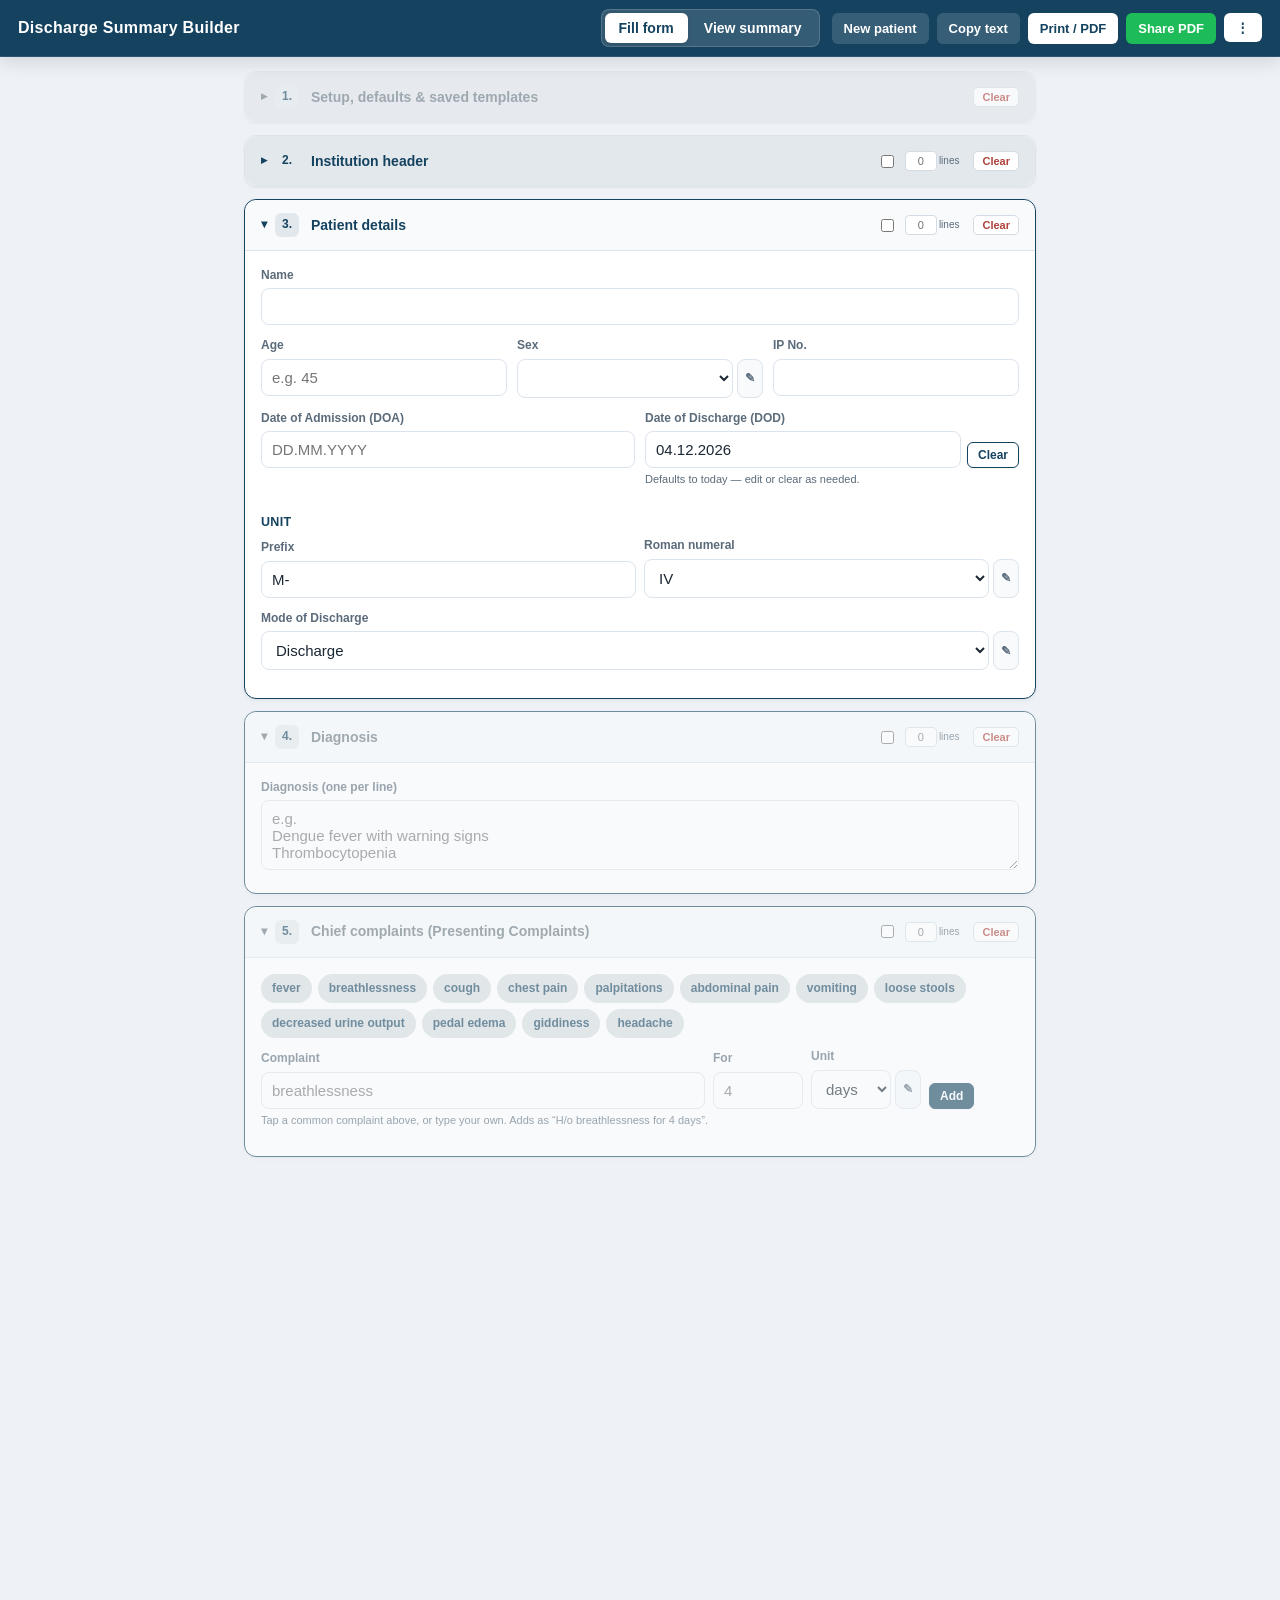
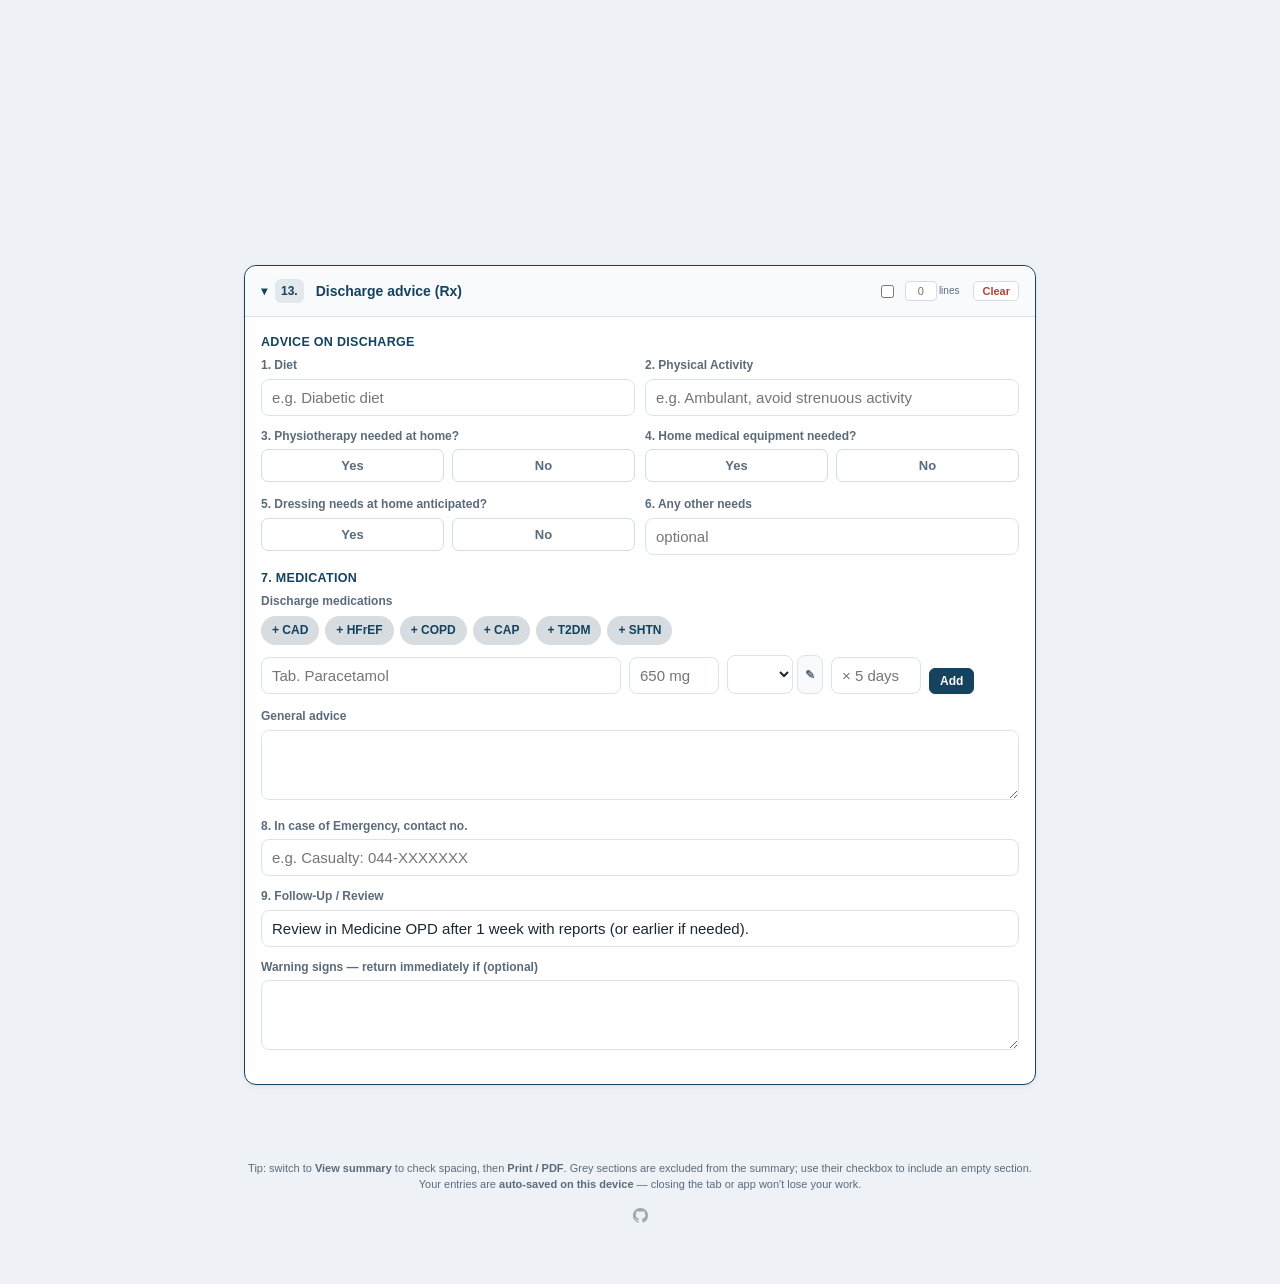
<file: index.html>
<!DOCTYPE html>
<html lang="en-GB">

<head>
  <meta charset="UTF-8">
  <meta name="viewport" content="width=device-width, initial-scale=1.0, viewport-fit=cover">
  <meta name="theme-color" content="#14425f">
  <meta name="mobile-web-app-capable" content="yes">
  <meta name="apple-mobile-web-app-capable" content="yes">
  <meta name="apple-mobile-web-app-status-bar-style" content="default">
  <meta name="apple-mobile-web-app-title" content="DS Builder">
  <meta name="format-detection" content="telephone=no">
  <link rel="manifest" href="manifest.json">
  <link rel="apple-touch-icon" href="icon-192.png">
  <link rel="apple-touch-icon" sizes="180x180" href="icon-192.png">
  <link rel="icon" href="icon-192.png">
  <title>Discharge Summary Builder</title>
  <link rel="stylesheet" href="styles.css?v=35">
  <script src="html2pdf.bundle.min.js"></script>
</head>

<body>

  <div class="topbar">
    <div class="topbar-left">
      <h1 class="brand-title">Discharge Summary Builder</h1>
    </div>
    <div class="topbar-right">
      <div class="tabs">
        <button id="tabForm" class="active" onclick="showTab('form')">Fill form</button>
        <button id="tabSummary" onclick="showTab('summary')">View summary</button>
      </div>
      <div class="actions">
        <button class="ghost" onclick="newSummary()"><span class="btn-text-full">New patient</span><span
            class="btn-text-short">New</span></button>
        <button class="ghost" onclick="copyText()"><span class="btn-text-full">Copy text</span><span
            class="btn-text-short">Copy</span></button>
        <button onclick="checkAndPrint()"><span class="btn-text-full">Print / PDF</span><span
            class="btn-text-short">Print</span></button>
        <button class="share-btn" id="shareBtn" onclick="shareDoc()" title="Share PDF via WhatsApp, Email, etc."><span
            class="btn-text-full">Share PDF</span><span class="btn-text-short">Share</span></button>
        <div class="menu-wrap">
          <button class="menu-btn" id="menuBtn" onclick="toggleMenu()" title="More options">⋮</button>
          <div class="menu-dropdown" id="menuDropdown">

            <div class="menu-label">Template <span class="beta-tag">BETA</span></div>
            <div class="menu-tile-grid cols-3">
              <button type="button" class="menu-tile" onclick="importTemplate();closeMenu()" title="Import template defaults (.json)">
                <span class="tile-icon">⬆</span><span class="tile-label">Import</span>
              </button>
              <button type="button" class="menu-tile" onclick="exportTemplate();closeMenu()" title="Export template defaults (.json)">
                <span class="tile-icon">⬇</span><span class="tile-label">Export</span>
              </button>
              <button type="button" class="menu-tile" onclick="doLocalTemplate();closeMenu()" title="Load built-in / local template">
                <span class="tile-icon">📁</span><span class="tile-label">Load</span>
              </button>
            </div>

            <div class="menu-label">Patient Draft &amp; Output</div>
            <div class="menu-tile-grid cols-3">
              <button type="button" class="menu-tile" onclick="importDraft();closeMenu()" title="Import patient draft (.json)">
                <span class="tile-icon">📂</span><span class="tile-label">Import Draft</span>
              </button>
              <button type="button" class="menu-tile" onclick="exportDraft();closeMenu()" title="Export patient draft (.json)">
                <span class="tile-icon">💾</span><span class="tile-label">Export Draft</span>
              </button>
              <button type="button" class="menu-tile" onclick="copyText();closeMenu()" title="Copy summary text">
                <span class="tile-icon">📋</span><span class="tile-label">Copy Text</span>
              </button>
              <button type="button" class="menu-tile" onclick="checkAndPrint();closeMenu()" title="Print / Save PDF">
                <span class="tile-icon">🖨️</span><span class="tile-label">Print / PDF</span>
              </button>
              <button type="button" class="menu-tile" onclick="shareDoc();closeMenu()" title="Share PDF via WhatsApp, Email, etc.">
                <span class="tile-icon">📤</span><span class="tile-label">Share PDF</span>
              </button>
              <button type="button" class="menu-tile" onclick="newSummary();closeMenu()" title="Start new patient">
                <span class="tile-icon">🆕</span><span class="tile-label">New Patient</span>
              </button>
            </div>

            <hr>
            <div class="menu-label">Theme &amp; Appearance</div>
            <div class="theme-panel" onclick="event.stopPropagation()">
              <div class="theme-mode-row">
                <span>🎨 Theme</span>
                <div class="theme-pickers-group">
                  <input id="themeColor" type="color" value="#14425f" title="Primary color"
                    aria-label="Choose primary theme color" oninput="onThemeColorPickerChange()">
                  <input id="themeColor2" type="color" value="#0284c7" title="Gradient second color"
                    aria-label="Choose gradient second color" oninput="onThemeColor2PickerChange()">
                  <button type="button" id="gradToggleBtn" class="grad-toggle-pill" onclick="toggleGradientTheme()">🌈
                    Gradient</button>
                </div>
              </div>
              <div class="theme-swatches" aria-label="Theme presets">
                <button type="button" class="theme-swatch" title="Classic Navy (Solid)" style="background:#14425f"
                  onclick="selectThemePreset('solid','#14425f','#0284c7')"></button>
                <button type="button" class="theme-swatch" title="Ocean Breeze (Gradient)"
                  style="background:linear-gradient(135deg,#14425f,#0284c7)"
                  onclick="selectThemePreset('gradient','#14425f','#0284c7')"></button>
                <button type="button" class="theme-swatch" title="Royal Indigo (Gradient)"
                  style="background:linear-gradient(135deg,#1e3a8a,#7c3aed)"
                  onclick="selectThemePreset('gradient','#1e3a8a','#7c3aed')"></button>
                <button type="button" class="theme-swatch" title="Emerald Teal (Gradient)"
                  style="background:linear-gradient(135deg,#065f46,#0d9488)"
                  onclick="selectThemePreset('gradient','#065f46','#0d9488')"></button>
                <button type="button" class="theme-swatch" title="Sunset Rose (Gradient)"
                  style="background:linear-gradient(135deg,#881337,#e11d48)"
                  onclick="selectThemePreset('gradient','#881337','#e11d48')"></button>
                <button type="button" class="theme-swatch" title="Midnight Plum (Gradient)"
                  style="background:linear-gradient(135deg,#1e1b4b,#be185d)"
                  onclick="selectThemePreset('gradient','#1e1b4b','#be185d')"></button>
                <button type="button" class="theme-swatch" title="Slate Steel (Gradient)"
                  style="background:linear-gradient(135deg,#1e293b,#475569)"
                  onclick="selectThemePreset('gradient','#1e293b','#475569')"></button>
              </div>
            </div>

            <hr>
            <div class="menu-label">Workspace &amp; Tools</div>
            <div class="menu-tile-grid cols-3">
              <button type="button" class="menu-tile" onclick="autofillTest();closeMenu()" title="Autofill sample test patient">
                <span class="tile-icon">⚡</span><span class="tile-label">Test Data</span>
              </button>
              <button type="button" class="menu-tile" onclick="requestPersistentStorage();closeMenu()" title="Enable persistent browser storage">
                <span class="tile-icon">🔒</span><span class="tile-label">Keep Data</span>
              </button>
              <a href="https://syed98hafiz.github.io/dsum/" class="menu-tile" title="Open Dashboard & Cloud Sync (v2)">
                <span class="tile-icon">☁</span><span class="tile-label">Cloud v2</span>
              </a>
            </div>
            <div class="menu-tile-grid cols-2" id="installRow" style="padding-top:0">
              <button type="button" class="menu-tile install-btn" id="installBtn" onclick="doInstall();closeMenu()" style="grid-column:span 2">
                <span class="tile-icon">📲</span><span class="tile-label">Install App</span>
              </button>
            </div>

            <div class="menu-footer">
              <a href="templates/" target="_blank" class="menu-footer-link">🗂 Template library <span class="beta-tag">BETA</span></a>
              <a href="https://github.com/syed98hafiz/Prescription-main" target="_blank" rel="noopener noreferrer" class="gh-subtle-link" title="GitHub Repository" aria-label="GitHub Repository">
                <svg viewBox="0 0 16 16" width="16" height="16" fill="currentColor" aria-hidden="true"><path d="M8 0C3.58 0 0 3.58 0 8c0 3.54 2.29 6.53 5.47 7.59.4.07.55-.17.55-.38 0-.19-.01-.82-.01-1.49-2.01.37-2.53-.49-2.69-.94-.09-.23-.48-.94-.82-1.13-.28-.15-.68-.52-.01-.53.63-.01 1.08.58 1.23.82.72 1.21 1.87.87 2.33.66.07-.52.28-.87.51-1.07-1.78-.2-3.64-.89-3.64-3.95 0-.87.31-1.59.82-2.15-.08-.2-.36-1.02.08-2.12 0 0 .67-.21 2.2.82.64-.18 1.32-.27 2-.27s1.36.09 2 .27c1.53-1.04 2.2-.82 2.2-.82.44 1.1.16 1.92.08 2.12.51.56.82 1.27.82 2.15 0 3.07-1.87 3.75-3.65 3.95.29.25.54.73.54 1.48 0 1.07-.01 1.93-.01 2.2 0 .21.15.46.55.38A8.01 8.01 0 0 0 16 8c0-4.42-3.58-8-8-8Z"/></svg>
              </a>
            </div>
          </div>
        </div>
      </div>
    </div>
  </div>

  <!-- ================= FORM ================= -->
  <div class="wrap" id="formTab">

    <details class="card" data-clear="setup">
      <summary><span class="section-number">1.</span> Setup, defaults &amp; saved templates <button
          class="section-clear" type="button" onclick="clearFormSection(event, this)">Clear</button></summary>
      <div class="body">
        <p class="hint" style="margin-top:0">Fill your <b>college, unit, chief</b> and standard <b>advice / warning /
            review</b> lines once, then tap <b>Save as my defaults</b> — or save <b>multiple named templates</b> below
          for different units, diseases, or doctors.</p>
        <div style="display:flex;gap:8px;flex-wrap:wrap">
          <button type="button" class="btn" onclick="saveDefaults()">Save as my defaults</button>
          <button type="button" class="btn out" onclick="importTemplateIntoLibrary()">⬆ Import .json Template</button>
          <button type="button" class="btn out" onclick="newSummary()">New patient (keep defaults)</button>
        </div>
        <div class="tpl-save-bar">
          <input type="text" id="inlineTplName" placeholder="Template name (e.g. Unit M-I, Dengue Protocol, STEMI)">
          <select id="inlineTplScope" aria-label="Template scope">
            <option value="full">Full form template (Header + Clinical + Rx)</option>
            <option value="defaults">Header &amp; defaults only (Unit, Chief, Advice)</option>
          </select>
          <button type="button" class="btn sm" onclick="saveNamedTemplateFromInput('inlineTplName','inlineTplScope')">+
            Save Template</button>
        </div>
        <div id="inlineTemplateList" class="tpl-list"></div>
      </div>
    </details>

    <details class="card" data-clear="institution">
      <summary><span class="section-number">2.</span> Institution header <label class="include-toggle"
          title="Include without content" onclick="event.stopPropagation()"><input type="checkbox"
            aria-label="Include institution section without content"
            onchange="toggleIncludeEmpty('institution', this.checked)"></label><span class="empty-lines-wrap"
          title="Lines of empty space"><input type="number" class="empty-lines-input" min="0" max="40" placeholder="0"
            aria-label="Empty lines for institution" oninput="setEmptyLines('institution', this.value)"
            onclick="event.stopPropagation()"><span class="lines-unit">lines</span></span><button class="section-clear"
          type="button" onclick="clearFormSection(event, this)">Clear</button></summary>
      <div class="body">
        <div class="field"><label>College / Hospital</label>
          <input type="text" id="college" value="Government Medical College Hospital">
        </div>
        <div class="field"><label>Address line</label>
          <input type="text" id="address" value="Omandurar Government Estate, Chennai - 02">
        </div>
        <div class="field"><label>Department</label>
          <input type="text" id="dept" value="Department of General Medicine">
        </div>
        <div class="field"><label>College logo / emblem (optional)</label>
          <input type="file" id="logoFile" accept="image/*" onchange="onLogo(event)">
          <p class="hint">Shows top-left of the summary. Saved with your defaults. Leave empty for a plain box.</p>
        </div>
        <div class="field"><label>Summary type</label>
          <select id="summaryType" class="editable-select">
            <option value=""></option>
            <option selected>Discharge Summary</option>
            <option>Discharge Summary (At Request)</option>
            <option>Discharge Summary (AMA)</option>
            <option value="__custom__">✎ Type custom…</option>
          </select>
        </div>
      </div>
    </details>

    <details class="card" open data-clear="patient">
      <summary><span class="section-number">3.</span> Patient details <label class="include-toggle"
          title="Include without content" onclick="event.stopPropagation()"><input type="checkbox"
            aria-label="Include patient section without content"
            onchange="toggleIncludeEmpty('patient', this.checked)"></label><span class="empty-lines-wrap"
          title="Lines of empty space"><input type="number" class="empty-lines-input" min="0" max="40" placeholder="0"
            aria-label="Empty lines for patient" oninput="setEmptyLines('patient', this.value)"
            onclick="event.stopPropagation()"><span class="lines-unit">lines</span></span><button class="section-clear"
          type="button" onclick="clearFormSection(event, this)">Clear</button></summary>
      <div class="body">
        <div class="field"><label>Name</label><input type="text" id="name"></div>
        <div class="row">
          <div><label>Age</label><input type="text" id="age" placeholder="e.g. 45"></div>
          <div><label>Sex</label>
            <select id="sex" class="editable-select">
              <option value="" selected></option>
              <option>M</option>
              <option>F</option>
              <option>Other</option>
              <option value="__custom__">✎ Type custom…</option>
            </select>
          </div>
          <div><label>IP No.</label><input type="text" id="ipno"></div>
        </div>
        <div class="row">
          <div><label>Date of Admission (DOA)</label><input type="text" id="doa" inputmode="numeric"
              placeholder="DD.MM.YYYY" maxlength="10" autocomplete="off" onblur="formatDisplayDate(this)"></div>
          <div>
            <label>Date of Discharge (DOD)</label>
            <div class="inline-btn-field">
              <input type="text" id="dod" inputmode="numeric" placeholder="DD.MM.YYYY" maxlength="10" autocomplete="off"
                onblur="formatDisplayDate(this)">
              <button class="btn sm out" onclick="clearDOD()" title="Clear DOD">Clear</button>
            </div>
            <p class="hint">Defaults to today — edit or clear as needed.</p>
          </div>
        </div>
        <div class="subhead">Unit</div>
        <div class="unit-row">
          <div><label>Prefix</label><input type="text" id="unitPrefix" value="M-"></div>
          <div><label>Roman numeral</label>
            <select id="unitRoman" class="editable-select">
              <option value=""></option>
              <option>I</option>
              <option>II</option>
              <option>III</option>
              <option selected>IV</option>
              <option>V</option>
              <option>VI</option>
              <option>VII</option>
              <option>VIII</option>
              <option>IX</option>
              <option>X</option>
              <option value="__custom__">✎ Type custom…</option>
            </select>
          </div>
        </div>
        <div class="field" style="margin-top:12px">
          <label>Mode of Discharge</label>
          <select id="modeOfDischarge" class="editable-select">
            <option value=""></option>
            <option selected>Discharge</option>
            <option>At Request Discharge</option>
            <option>LAMA</option>
            <option>Absconded</option>
            <option>Death</option>
            <option value="__custom__">✎ Type custom…</option>
          </select>
        </div>
      </div>
    </details>

    <details class="card" open data-clear="diagnosis">
      <summary><span class="section-number">4.</span> Diagnosis <label class="include-toggle"
          title="Include without content" onclick="event.stopPropagation()"><input type="checkbox"
            aria-label="Include diagnosis section without content"
            onchange="toggleIncludeEmpty('diagnosis', this.checked)"></label><span class="empty-lines-wrap"
          title="Lines of empty space"><input type="number" class="empty-lines-input" min="0" max="40" placeholder="0"
            aria-label="Empty lines for diagnosis" oninput="setEmptyLines('diagnosis', this.value)"
            onclick="event.stopPropagation()"><span class="lines-unit">lines</span></span><button class="section-clear"
          type="button" onclick="clearFormSection(event, this)">Clear</button></summary>
      <div class="body">
        <label>Diagnosis (one per line)</label>
        <textarea id="diagnosis" placeholder="e.g.&#10;Dengue fever with warning signs&#10;Thrombocytopenia"></textarea>
      </div>
    </details>

    <details class="card" open data-clear="complaints">
      <summary><span class="section-number">5.</span> Chief complaints (Presenting Complaints) <label
          class="include-toggle" title="Include without content" onclick="event.stopPropagation()"><input
            type="checkbox" aria-label="Include complaints section without content"
            onchange="toggleIncludeEmpty('complaints', this.checked)"></label><span class="empty-lines-wrap"
          title="Lines of empty space"><input type="number" class="empty-lines-input" min="0" max="40" placeholder="0"
            aria-label="Empty lines for complaints" oninput="setEmptyLines('complaints', this.value)"
            onclick="event.stopPropagation()"><span class="lines-unit">lines</span></span><button class="section-clear"
          type="button" onclick="clearFormSection(event, this)">Clear</button></summary>
      <div class="body">
        <div class="chips" id="ccChips"></div>
        <div class="addrow">
          <div style="flex:2"><label>Complaint</label>
            <input type="text" id="ccText" list="ccList" placeholder="breathlessness">
            <datalist id="ccList"></datalist>
          </div>
          <div style="max-width:80px"><label>For</label><input type="text" id="ccDur" placeholder="4"></div>
          <div style="max-width:110px"><label>Unit</label>
            <select id="ccUnit" class="editable-select">
              <option value=""></option>
              <option selected>days</option>
              <option>weeks</option>
              <option>months</option>
              <option>hours</option>
              <option>year</option>
              <option value="__custom__">✎ Type custom…</option>
            </select>
          </div>
          <div style="flex:0"><button class="btn sm" onclick="addComplaint()">Add</button></div>
        </div>
        <p class="hint">Tap a common complaint above, or type your own. Adds as “H/o breathlessness for 4 days”.</p>
        <ul class="list" id="ccListOut"></ul>
      </div>
    </details>

    <details class="card" data-clear="history">
      <summary><span class="section-number">6.</span> History (HOPI, Past History, Rx Hx) <label class="include-toggle"
          title="Include without content" onclick="event.stopPropagation()"><input type="checkbox"
            aria-label="Include history section without content"
            onchange="toggleIncludeEmpty('history', this.checked)"></label><span class="empty-lines-wrap"
          title="Lines of empty space"><input type="number" class="empty-lines-input" min="0" max="40" placeholder="0"
            aria-label="Empty lines for history" oninput="setEmptyLines('history', this.value)"
            onclick="event.stopPropagation()"><span class="lines-unit">lines</span></span><button class="section-clear"
          type="button" onclick="clearFormSection(event, this)">Clear</button></summary>
      <div class="body">
        <div class="subhead">History of Present Illness (HOPI)</div>
        <textarea id="hopi" placeholder="The patient was apparently normal [__] back, then developed..."></textarea>

        <div class="subhead">Past History</div>
        <div class="chips" id="pastChips"></div>
        <div class="addrow">
          <div style="flex:1"><input type="text" id="pastText" placeholder="e.g. K/C/O T2DM x 8 years on medication">
          </div>
          <div style="flex:0"><button class="btn sm" onclick="addPast()">Add</button></div>
        </div>
        <ul class="list" id="pastListOut"></ul>

        <div class="subhead">Rx History (home medications before admission)</div>
        <div class="addrow">
          <div style="flex:2"><input type="text" id="rxhName" list="drugList" placeholder="Tab. Metformin"></div>
          <div style="max-width:80px"><input type="text" id="rxhDose" placeholder="500 mg"></div>
          <div style="max-width:96px">
            <select id="rxhFreq" class="editable-select">
              <option value="" selected></option>
              <option>OD</option>
              <option>BD</option>
              <option>TDS</option>
              <option>QID</option>
              <option>HS</option>
              <option>SOS</option>
              <option value="__custom__">✎ Type custom…</option>
            </select>
          </div>
          <div style="flex:0"><button class="btn sm" onclick="addRxHistory()">Add</button></div>
        </div>
        <ul class="list" id="rxhListOut"></ul>
      </div>
    </details>

    <details class="card" data-clear="examination">
      <summary><span class="section-number">7.</span> Examination <label class="include-toggle"
          title="Include without content" onclick="event.stopPropagation()"><input type="checkbox"
            aria-label="Include examination section without content"
            onchange="toggleIncludeEmpty('examination', this.checked)"></label><span class="empty-lines-wrap"
          title="Lines of empty space"><input type="number" class="empty-lines-input" min="0" max="40" placeholder="0"
            aria-label="Empty lines for examination" oninput="setEmptyLines('examination', this.value)"
            onclick="event.stopPropagation()"><span class="lines-unit">lines</span></span><button class="section-clear"
          type="button" onclick="clearFormSection(event, this)">Clear</button></summary>
      <div class="body">
        <div class="subhead">General Examination</div>
        <div class="chips"><span class="chip" onclick="insertGeneralExam()">+ Standard PICCLE findings</span></div>
        <textarea id="generalExam" placeholder="Patient conscious, oriented, afebrile..."></textarea>

        <div class="subhead">Vitals</div>
        <div class="vitals-grid">
          <div><label>BP (mmHg)</label><input type="text" id="vBP" placeholder="120/80"></div>
          <div><label>PR (/min)</label><input type="text" id="vPR" placeholder="80"></div>
          <div><label>RR (/min)</label><input type="text" id="vRR" placeholder="18"></div>
          <div><label>SpO2 (%)</label><input type="text" id="vSpO2" placeholder="98% RA"></div>
          <div><label>Temp</label><input type="text" id="vTemp" placeholder="Afebrile"></div>
          <div><label>GRBS</label><input type="text" id="vGRBS" placeholder="optional"></div>
        </div>

        <div class="subhead">Systemic Examination</div>
        <div class="row">
          <div><label>CVS</label><input type="text" id="seCVS" placeholder="S1S2+, no murmurs">
            <span class="hint" style="cursor:pointer;color:var(--primary)"
              onclick="document.getElementById('seCVS').value='S1S2+, no murmurs';render()">use normal</span>
          </div>
          <div><label>RS</label><input type="text" id="seRS" placeholder="BAE+, NVBS">
            <span class="hint" style="cursor:pointer;color:var(--primary)"
              onclick="document.getElementById('seRS').value='BAE+, NVBS';render()">use normal</span>
          </div>
        </div>
        <div class="row">
          <div><label>P/A</label><input type="text" id="sePA" placeholder="Soft, non-tender">
            <span class="hint" style="cursor:pointer;color:var(--primary)"
              onclick="document.getElementById('sePA').value='Soft, non-tender';render()">use normal</span>
          </div>
          <div><label>CNS</label><input type="text" id="seCNS" placeholder="NFND">
            <span class="hint" style="cursor:pointer;color:var(--primary)"
              onclick="document.getElementById('seCNS').value='NFND';render()">use normal</span>
          </div>
        </div>
      </div>
    </details>

    <details class="card" data-clear="investigations">
      <summary><span class="section-number">8.</span> Investigations <label class="include-toggle"
          title="Include without content" onclick="event.stopPropagation()"><input type="checkbox"
            aria-label="Include investigations section without content"
            onchange="toggleIncludeEmpty('investigations', this.checked)"></label><span class="empty-lines-wrap"
          title="Lines of empty space"><input type="number" class="empty-lines-input" min="0" max="40" placeholder="0"
            aria-label="Empty lines for investigations" oninput="setEmptyLines('investigations', this.value)"
            onclick="event.stopPropagation()"><span class="lines-unit">lines</span></span><button class="section-clear"
          type="button" onclick="clearFormSection(event, this)">Clear</button></summary>
      <div class="body">
        <div class="inv-controls">
          <button class="btn sm" onclick="addInvDate()">+ Add date</button>
          <button class="btn sm out" onclick="addInvParam('')">+ Add row</button>
        </div>
        <div class="chips" id="invPanels"></div>
        <div style="overflow-x:auto">
          <div id="invEditor"></div>
        </div>
        <datalist id="labList"></datalist>
        <div class="field" style="margin-top:14px">
          <label>Other investigations / imaging (free text)</label>
          <textarea id="invOther"
            placeholder="ECG: sinus tachycardia&#10;CXR: normal study&#10;USG abdomen: mild hepatomegaly"></textarea>
        </div>
      </div>
    </details>

    <details class="card" data-clear="opinions">
      <summary><span class="section-number">9.</span> Opinions <label class="include-toggle"
          title="Include without content" onclick="event.stopPropagation()"><input type="checkbox"
            aria-label="Include opinions section without content"
            onchange="toggleIncludeEmpty('opinions', this.checked)"></label><span class="empty-lines-wrap"
          title="Lines of empty space"><input type="number" class="empty-lines-input" min="0" max="40" placeholder="0"
            aria-label="Empty lines for opinions" oninput="setEmptyLines('opinions', this.value)"
            onclick="event.stopPropagation()"><span class="lines-unit">lines</span></span><button class="section-clear"
          type="button" onclick="clearFormSection(event, this)">Clear</button></summary>
      <div class="body">
        <label>Consultations / opinions obtained</label>
        <textarea id="opinions"
          placeholder="Cardiology opinion obtained — advised…&#10;Nephrology opinion obtained — advised…"></textarea>
      </div>
    </details>

    <details class="card" data-clear="course">
      <summary><span class="section-number">10.</span> Course in the hospital <label class="include-toggle"
          title="Include without content" onclick="event.stopPropagation()"><input type="checkbox"
            aria-label="Include course section without content"
            onchange="toggleIncludeEmpty('course', this.checked)"></label><span class="empty-lines-wrap"
          title="Lines of empty space"><input type="number" class="empty-lines-input" min="0" max="40" placeholder="0"
            aria-label="Empty lines for course" oninput="setEmptyLines('course', this.value)"
            onclick="event.stopPropagation()"><span class="lines-unit">lines</span></span><button class="section-clear"
          type="button" onclick="clearFormSection(event, this)">Clear</button></summary>
      <div class="body">
        <label>Insert a template (tap to drop in, then edit the blanks)</label>
        <div class="chips" id="courseTpl"></div>
        <label>Narrative</label>
        <textarea id="course" style="min-height:150px"
          placeholder="Patient admitted with above complaints. Evaluated and managed as detailed. Responded to treatment…"></textarea>
        <p class="hint">Tapping a template appends to whatever's already in the box. Fill the [ ] blanks.</p>
      </div>
    </details>

    <details class="card" data-clear="treatment">
      <summary><span class="section-number">11.</span> Treatment given (in hospital) <label class="include-toggle"
          title="Include without content" onclick="event.stopPropagation()"><input type="checkbox"
            aria-label="Include treatment section without content"
            onchange="toggleIncludeEmpty('treatment', this.checked)"></label><span class="empty-lines-wrap"
          title="Lines of empty space"><input type="number" class="empty-lines-input" min="0" max="40" placeholder="0"
            aria-label="Empty lines for treatment" oninput="setEmptyLines('treatment', this.value)"
            onclick="event.stopPropagation()"><span class="lines-unit">lines</span></span><button class="section-clear"
          type="button" onclick="clearFormSection(event, this)">Clear</button></summary>
      <div class="body">
        <label>Quick bundles (tap to add the usual set, then edit)</label>
        <div class="chips" id="txBundles"></div>
        <div class="addrow">
          <div style="flex:2"><label>Drug</label>
            <input type="text" id="txName" list="drugList" placeholder="Inj. Ceftriaxone">
            <datalist id="drugList"></datalist>
          </div>
          <div style="max-width:90px"><label>Dose</label><input type="text" id="txDose" placeholder="1 g"></div>
          <div style="max-width:96px"><label>Route</label>
            <select id="txRoute" class="editable-select">
              <option value="" selected></option>
              <option>IV</option>
              <option>IM</option>
              <option>PO</option>
              <option>SC</option>
              <option>Neb</option>
              <option>PR</option>
              <option>SL</option>
              <option value="__custom__">✎ Type custom…</option>
            </select>
          </div>
          <div style="max-width:96px"><label>Freq</label>
            <select id="txFreq" class="editable-select">
              <option value="" selected></option>
              <option>OD</option>
              <option>BD</option>
              <option>TDS</option>
              <option>QID</option>
              <option>HS</option>
              <option>Q6H</option>
              <option>Q8H</option>
              <option>Q12H</option>
              <option>SOS</option>
              <option>Stat</option>
              <option value="__custom__">✎ Type custom…</option>
            </select>
          </div>
          <div style="flex:0"><button class="btn sm" onclick="addTx()">Add</button></div>
        </div>
        <ul class="list" id="txListOut"></ul>
      </div>
    </details>

    <details class="card" open data-clear="condition">
      <summary><span class="section-number">12.</span> Condition at discharge <label class="include-toggle"
          title="Include without content" onclick="event.stopPropagation()"><input type="checkbox"
            aria-label="Include condition section without content"
            onchange="toggleIncludeEmpty('condition', this.checked)"></label><span class="empty-lines-wrap"
          title="Lines of empty space"><input type="number" class="empty-lines-input" min="0" max="40" placeholder="0"
            aria-label="Empty lines for condition" oninput="setEmptyLines('condition', this.value)"
            onclick="event.stopPropagation()"><span class="lines-unit">lines</span></span><button class="section-clear"
          type="button" onclick="clearFormSection(event, this)">Clear</button></summary>
      <div class="body">
        <div class="chips" id="condChips"></div>
        <div class="field"><label>Condition</label><input type="text" id="condition" placeholder="Stable / Improved">
        </div>
        <div class="field"><label>Additional note (optional)</label><input type="text" id="condExtra"
            placeholder="Afebrile, vitals stable, tolerating orals"></div>
      </div>
    </details>

    <details class="card" open data-clear="advice">
      <summary><span class="section-number">13.</span> Discharge advice (Rx) <label class="include-toggle"
          title="Include without content" onclick="event.stopPropagation()"><input type="checkbox"
            aria-label="Include advice section without content"
            onchange="toggleIncludeEmpty('advice', this.checked)"></label><span class="empty-lines-wrap"
          title="Lines of empty space"><input type="number" class="empty-lines-input" min="0" max="40" placeholder="0"
            aria-label="Empty lines for advice" oninput="setEmptyLines('advice', this.value)"
            onclick="event.stopPropagation()"><span class="lines-unit">lines</span></span><button class="section-clear"
          type="button" onclick="clearFormSection(event, this)">Clear</button></summary>
      <div class="body">
        <div class="subhead">Advice on Discharge</div>
        <div class="row">
          <div><label>1. Diet</label><input type="text" id="diet" placeholder="e.g. Diabetic diet"></div>
          <div><label>2. Physical Activity</label><input type="text" id="physicalActivity"
              placeholder="e.g. Ambulant, avoid strenuous activity"></div>
        </div>
        <div class="row">
          <div>
            <label>3. Physiotherapy needed at home?</label>
            <div class="yn" id="ynPhysio">
              <button type="button" onclick="setYN('physio','Yes')">Yes</button>
              <button type="button" onclick="setYN('physio','No')">No</button>
            </div>
          </div>
          <div>
            <label>4. Home medical equipment needed?</label>
            <div class="yn" id="ynEquip">
              <button type="button" onclick="setYN('equip','Yes')">Yes</button>
              <button type="button" onclick="setYN('equip','No')">No</button>
            </div>
          </div>
        </div>
        <div class="row">
          <div>
            <label>5. Dressing needs at home anticipated?</label>
            <div class="yn" id="ynDress">
              <button type="button" onclick="setYN('dress','Yes')">Yes</button>
              <button type="button" onclick="setYN('dress','No')">No</button>
            </div>
          </div>
          <div><label>6. Any other needs</label><input type="text" id="otherNeeds" placeholder="optional"></div>
        </div>

        <div class="subhead">7. Medication</div>
        <label style="margin-bottom:6px">Discharge medications</label>
        <div class="chips" id="rxBundles"></div>
        <div class="addrow">
          <div style="flex:2"><input type="text" id="rxName" list="drugList" placeholder="Tab. Paracetamol"></div>
          <div style="max-width:80px"><input type="text" id="rxDose" placeholder="650 mg"></div>
          <div style="max-width:96px">
            <select id="rxFreq" class="editable-select">
              <option value="" selected></option>
              <option>OD</option>
              <option>BD</option>
              <option>TDS</option>
              <option>QID</option>
              <option>HS</option>
              <option>SOS</option>
              <option value="__custom__">✎ Type custom…</option>
            </select>
          </div>
          <div style="max-width:90px"><input type="text" id="rxDur" placeholder="× 5 days"></div>
          <div style="flex:0"><button class="btn sm" onclick="addRx()">Add</button></div>
        </div>
        <ul class="list" id="rxListOut"></ul>

        <div class="field" style="margin-top:14px"><label>General advice</label>
          <textarea id="advice" placeholder="Take rest. Adequate oral fluids.">Take medications as advised.
Adequate rest and oral fluids.
Take diet as advised.</textarea>
        </div>
        <div class="field"><label>8. In case of Emergency, contact no.</label>
          <input type="text" id="emergencyContact" placeholder="e.g. Casualty: 044-XXXXXXX">
        </div>
        <div class="field"><label>9. Follow-Up / Review</label>
          <input type="text" id="review"
            value="Review in Medicine OPD after 1 week with reports (or earlier if needed).">
        </div>
        <div class="field"><label>Warning signs — return immediately if (optional)</label>
          <textarea id="warning"
            placeholder="bleeding, breathlessness, giddiness…">Fever not subsiding, breathlessness, chest pain, giddiness, reduced urine output, bleeding, or drowsiness — report to casualty immediately.</textarea>
        </div>
      </div>
    </details>

    <details class="card" data-clear="signatures">
      <summary><span class="section-number">14.</span> Signatures <label class="signature-pin"
          title="Pin signatures to bottom of page" onclick="event.stopPropagation()"><input type="checkbox"
            id="signaturePinCheckbox" aria-label="Pin signatures to page bottom" checked
            onchange="toggleSignaturePin(this.checked)" onclick="event.stopPropagation()"><span>📌 Pin to
            bottom</span></label><label class="include-toggle" title="Include without content"
          onclick="event.stopPropagation()"><input type="checkbox"
            aria-label="Include signatures section without content"
            onchange="toggleIncludeEmpty('signatures', this.checked)" onclick="event.stopPropagation()"></label><span
          class="empty-lines-wrap" title="Lines of empty space"><input type="number" class="empty-lines-input" min="0"
            max="40" placeholder="0" aria-label="Empty lines for signatures"
            oninput="setEmptyLines('signatures', this.value)" onclick="event.stopPropagation()"><span
            class="lines-unit">lines</span></span><button class="section-clear" type="button"
          onclick="clearFormSection(event, this)">Clear</button></summary>
      <div class="body">
        <div class="row">
          <div><label>Prepared by</label><input type="text" id="preparedBy" placeholder="____ (JR)"></div>
          <div><label>Medical Officer / Unit Chief</label><input type="text" id="chief" placeholder="____"></div>
        </div>
        <div class="field"><label>Date &amp; Time (of signing)</label><input type="text" id="signDateTime"
            placeholder="e.g. 21.06.2026, 4:30 PM"></div>
        <p class="hint">"Dr." is added automatically in the printed summary — just type the name.</p>
      </div>
    </details>

    <p class="hint no-print" style="text-align:center;padding-bottom:20px;display:flex;align-items:center;justify-content:center;gap:8px;flex-wrap:wrap">
      <span>Tip: switch to <b>View summary</b> to check spacing, then <b>Print / PDF</b>. Grey sections are excluded from the
      summary; use their checkbox to include an empty section. Your entries are <b>auto-saved on this device</b> —
      closing the tab or app won't lose your work.</span>
      <a href="https://github.com/syed98hafiz/Prescription-main" target="_blank" rel="noopener noreferrer" class="gh-subtle-link" title="GitHub Repository" aria-label="GitHub Repository">
        <svg viewBox="0 0 16 16" width="15" height="15" fill="currentColor" aria-hidden="true"><path d="M8 0C3.58 0 0 3.58 0 8c0 3.54 2.29 6.53 5.47 7.59.4.07.55-.17.55-.38 0-.19-.01-.82-.01-1.49-2.01.37-2.53-.49-2.69-.94-.09-.23-.48-.94-.82-1.13-.28-.15-.68-.52-.01-.53.63-.01 1.08.58 1.23.82.72 1.21 1.87.87 2.33.66.07-.52.28-.87.51-1.07-1.78-.2-3.64-.89-3.64-3.95 0-.87.31-1.59.82-2.15-.08-.2-.36-1.02.08-2.12 0 0 .67-.21 2.2.82.64-.18 1.32-.27 2-.27s1.36.09 2 .27c1.53-1.04 2.2-.82 2.2-.82.44 1.1.16 1.92.08 2.12.51.56.82 1.27.82 2.15 0 3.07-1.87 3.75-3.65 3.95.29.25.54.73.54 1.48 0 1.07-.01 1.93-.01 2.2 0 .21.15.46.55.38A8.01 8.01 0 0 0 16 8c0-4.42-3.58-8-8-8Z"/></svg>
      </a>
    </p>
  </div>

  <!-- ================= SUMMARY ================= -->
  <div class="wrap" id="summaryTab">
    <div class="pagebanner no-print" id="pageBanner" style="display:none"></div>
    <div class="paper" id="paper"></div>
  </div>

  <script src="app.js?v=35"></script>
</body>

</html>
</file>
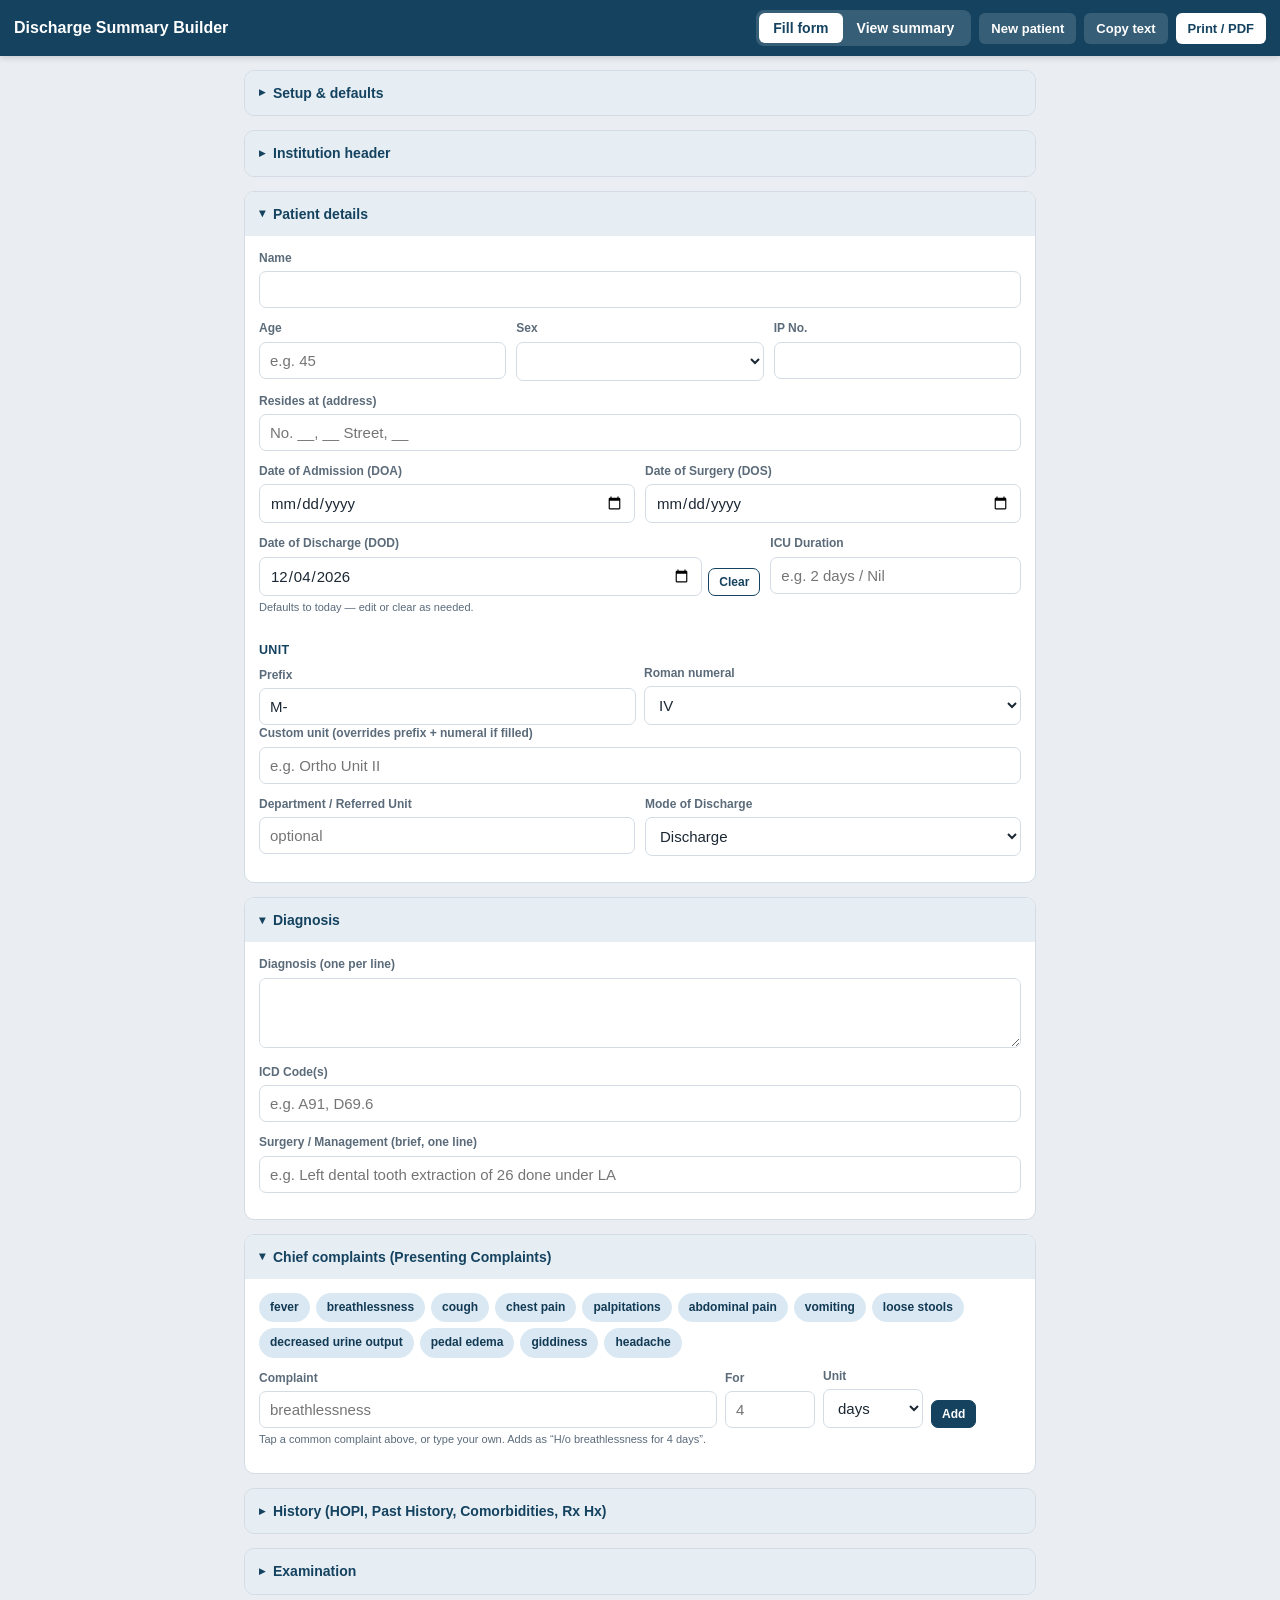
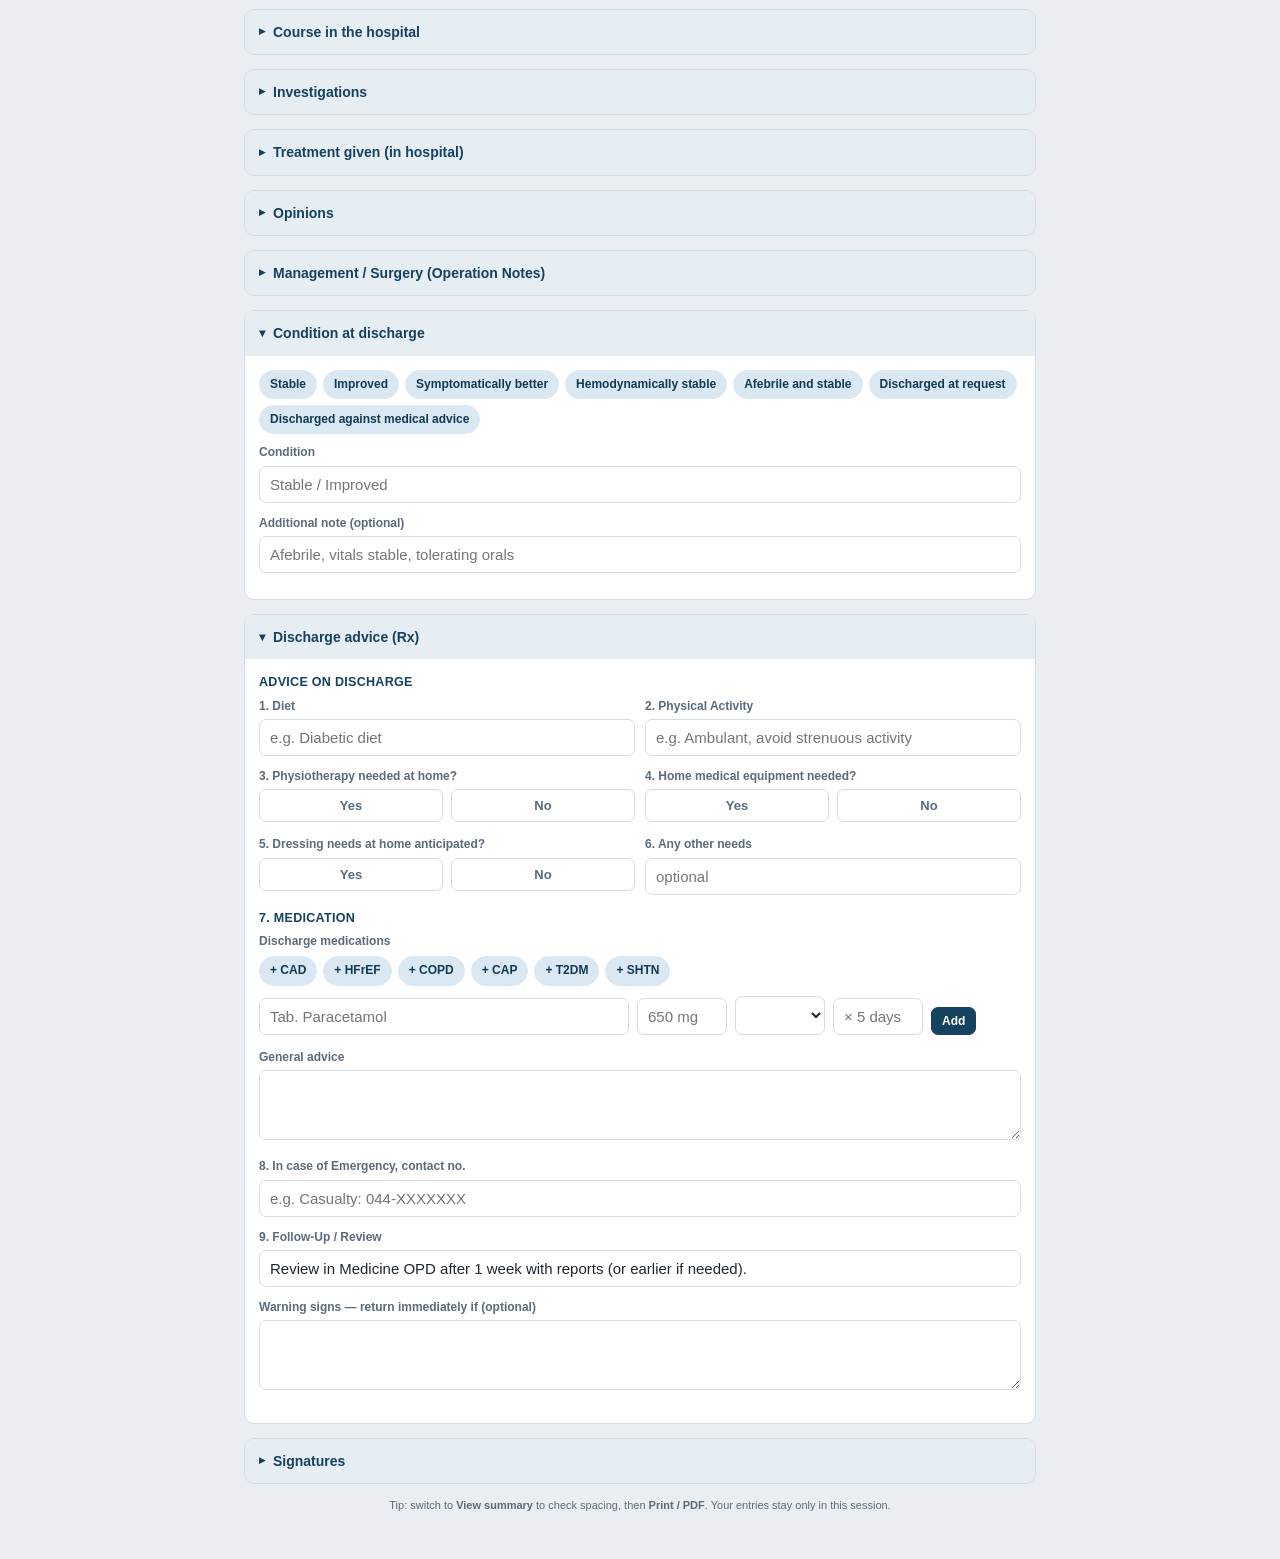
<file: Prescription-main/index.html>
<!DOCTYPE html>
<html lang="en">
<head>
<meta charset="UTF-8">
<meta name="viewport" content="width=device-width, initial-scale=1.0, viewport-fit=cover">
<meta name="theme-color" content="#14425f">
<meta name="mobile-web-app-capable" content="yes">
<meta name="apple-mobile-web-app-capable" content="yes">
<meta name="apple-mobile-web-app-status-bar-style" content="black-translucent">
<meta name="apple-mobile-web-app-title" content="DS Builder">
<link rel="manifest" href="manifest.json">
<link rel="apple-touch-icon" href="icon-192.png">
<link rel="icon" href="icon-192.png">
<title>Discharge Summary Builder</title>
<style>
  :root{
    --ink:#1b2733;
    --muted:#5b6b7a;
    --primary:#14425f;
    --primary-soft:#e6eef4;
    --line:#d3dce4;
    --chip:#d9e8f2;
    --chip-ink:#123a54;
    --danger:#b0413a;
    --paper:#ffffff;
    --bg:#eaeef2;
  }
  *{box-sizing:border-box}
  body{
    margin:0;font-family:-apple-system,BlinkMacSystemFont,"Segoe UI",Roboto,Helvetica,Arial,sans-serif;
    color:var(--ink);background:var(--bg);line-height:1.45;
  }
  .topbar{
    position:sticky;top:0;z-index:10;background:var(--primary);color:#fff;
    display:flex;align-items:center;gap:8px;padding:10px 14px;flex-wrap:wrap;
    box-shadow:0 2px 6px rgba(0,0,0,.15);
  }
  .topbar h1{font-size:16px;margin:0;font-weight:600;flex:1;min-width:150px}
  .tabs{display:flex;background:rgba(255,255,255,.15);border-radius:8px;padding:3px}
  .tabs button{
    border:0;background:transparent;color:#fff;padding:7px 14px;border-radius:6px;
    font-size:14px;font-weight:600;cursor:pointer;
  }
  .tabs button.active{background:#fff;color:var(--primary)}
  .actions{display:flex;gap:8px}
  .actions button{
    border:0;background:#fff;color:var(--primary);padding:8px 12px;border-radius:6px;
    font-size:13px;font-weight:600;cursor:pointer;
  }
  .actions button.ghost{background:rgba(255,255,255,.15);color:#fff}

  .wrap{max-width:820px;margin:0 auto;padding:14px}

  /* ---------- FORM ---------- */
  .card{
    background:#fff;border:1px solid var(--line);border-radius:10px;
    margin-bottom:14px;overflow:hidden;
  }
  .card > summary{
    list-style:none;cursor:pointer;padding:12px 14px;font-weight:700;font-size:14px;
    color:var(--primary);background:var(--primary-soft);display:flex;align-items:center;gap:8px;
  }
  .card > summary::-webkit-details-marker{display:none}
  .card > summary::before{content:"▸";font-size:12px;transition:transform .15s}
  .card[open] > summary::before{transform:rotate(90deg)}
  .card .body{padding:14px}

  label{display:block;font-size:12px;font-weight:600;color:var(--muted);margin:0 0 4px}
  input[type=text],input[type=date],textarea,select{
    width:100%;padding:9px 10px;border:1px solid var(--line);border-radius:7px;
    font-size:15px;font-family:inherit;color:var(--ink);background:#fff;
  }
  textarea{resize:vertical;min-height:70px}
  input:focus,textarea:focus,select:focus{outline:2px solid var(--primary);outline-offset:-1px;border-color:var(--primary)}
  .row{display:flex;gap:10px;flex-wrap:wrap;margin-bottom:12px}
  .row > div{flex:1;min-width:130px}
  .field{margin-bottom:12px}
  .hint{font-size:11px;color:var(--muted);margin-top:4px}

  .btn{
    border:1px solid var(--primary);background:var(--primary);color:#fff;
    padding:8px 12px;border-radius:7px;font-size:13px;font-weight:600;cursor:pointer;
  }
  .btn.sm{padding:6px 10px;font-size:12px}
  .btn.out{background:#fff;color:var(--primary)}
  .btn.danger{border-color:var(--danger);background:#fff;color:var(--danger)}

  .chips{display:flex;flex-wrap:wrap;gap:6px;margin-bottom:10px}
  .chip{
    border:1px solid var(--chip);background:var(--chip);color:var(--chip-ink);
    padding:5px 10px;border-radius:20px;font-size:12px;cursor:pointer;font-weight:600;
  }
  .chip:active{transform:scale(.97)}

  .list{list-style:none;margin:8px 0 0;padding:0}
  .list li{
    display:flex;align-items:center;gap:8px;padding:8px 10px;border:1px solid var(--line);
    border-radius:7px;margin-bottom:6px;font-size:14px;background:#fafcfe;
  }
  .list li span{flex:1}
  .list li button{
    border:0;background:transparent;color:var(--danger);font-size:18px;line-height:1;
    cursor:pointer;padding:0 4px;
  }
  .addrow{display:flex;gap:8px;flex-wrap:wrap;align-items:flex-end}
  .addrow > div{flex:1;min-width:90px}

  /* investigations editor */
  .invtable{width:100%;border-collapse:collapse;font-size:13px;margin-top:6px}
  .invtable th,.invtable td{border:1px solid var(--line);padding:4px;text-align:center}
  .invtable th{background:var(--primary-soft);color:var(--primary);font-weight:700}
  .invtable input{padding:6px;font-size:13px;text-align:center;border-radius:5px}
  .invtable .pname input{text-align:left;font-weight:600}
  .invtable .xbtn{border:0;background:transparent;color:var(--danger);cursor:pointer;font-size:16px}
  .inv-controls{display:flex;gap:8px;flex-wrap:wrap;margin-bottom:8px}

  /* ---------- PREVIEW ---------- */
  #summaryTab{display:none}
  .paper{
    background:var(--paper);border:1px solid var(--line);border-radius:8px;
    padding:28px 34px;font-size:14px;color:#111;
  }
  .doc-head{position:relative;text-align:center;border-bottom:2px solid #111;padding:0 8px 10px;margin-bottom:18px;min-height:66px}
  .logo-box{position:absolute;left:0;top:0;width:60px;height:60px;border:1px solid #111;object-fit:contain;background:#fff}
  .logo-box.empty{display:flex;align-items:center;justify-content:center;font-size:9px;color:#b0b0b0;letter-spacing:1px}
  .head-text{padding:0 4px}
  .doc-head .college{font-size:19px;font-weight:800;letter-spacing:.5px;text-transform:uppercase}
  .doc-head .addr{font-size:13px;margin-top:2px;text-transform:uppercase;letter-spacing:.3px}
  .doc-head .dept{font-size:14px;font-weight:700;margin-top:6px;text-transform:uppercase}
  .doc-head .kind{
    display:inline-block;margin-top:8px;font-size:13.5px;font-weight:700;
    border:1.5px solid #111;padding:3px 14px;border-radius:3px;text-transform:uppercase;
  }
  .pt-grid{
    display:grid;grid-template-columns:1.1fr 1fr 1fr;gap:6px 20px;margin:16px 0 6px;
    font-size:13.5px;
  }
  .pt-grid div{padding:3px 0;border-bottom:1px dotted #bbb;min-height:24px}
  .pt-grid b{display:inline-block;min-width:66px;font-weight:700}
  .sec{margin-top:20px}
  .sec h3{
    font-size:14px;font-weight:800;text-transform:uppercase;margin:0 0 7px;
    border-bottom:1.5px solid #111;padding-bottom:2px;letter-spacing:.5px;display:inline-block;
  }
  .sec .content{font-size:14px;white-space:pre-wrap}
  .sec ul{margin:4px 0 0;padding-left:20px}
  .sec ul li{margin-bottom:2px}
  .empty{color:#999;font-style:italic}
  .prev-table{width:100%;border-collapse:collapse;font-size:13px;margin-top:4px}
  .prev-table th,.prev-table td{border:1px solid #333;padding:5px 8px;text-align:center}
  .prev-table th{background:#f0f0f0;font-weight:700}
  .prev-table td.pn{text-align:left;font-weight:600}
  .sign-row{display:flex;justify-content:space-between;margin-top:40px;font-size:13px}
  .sign-row div{text-align:center;border-top:1px solid #111;padding-top:4px;min-width:180px}

  @media (max-width:620px){
    .pt-grid{grid-template-columns:1fr 1fr}
    .paper{padding:20px 16px}
    .doc-head .college{font-size:16px}
    .wrap{padding:10px}
  }

  /* ---------- new field types ---------- */
  .subhead{font-size:12.5px;font-weight:700;color:var(--primary);margin:14px 0 6px;text-transform:uppercase;letter-spacing:.3px}
  .subhead:first-child{margin-top:0}
  .yn{display:flex;gap:8px;margin-bottom:2px}
  .yn button{
    flex:1;border:1px solid var(--line);background:#fff;color:var(--muted);
    padding:8px;border-radius:7px;font-size:13px;font-weight:600;cursor:pointer;
  }
  .yn button.sel{background:var(--primary);color:#fff;border-color:var(--primary)}
  .vitals-grid{display:grid;grid-template-columns:repeat(3,1fr);gap:8px 10px;margin-bottom:12px}
  .vitals-grid > div{min-width:0}
  .unit-row{display:flex;gap:8px;align-items:flex-end}
  .unit-row > div{flex:1;min-width:70px}
  .inline-btn-field{display:flex;gap:6px;align-items:flex-end}
  .inline-btn-field input{flex:1}
  .inline-btn-field button{flex:0 0 auto}
  .pagebanner{
    display:flex;align-items:center;gap:8px;padding:9px 12px;border-radius:8px;
    font-size:13px;font-weight:600;margin-bottom:12px;
  }
  .pagebanner.ok{background:#e3f4ea;color:#1c6b3f}
  .pagebanner.warn{background:#fdecea;color:#a4322a}
  .install-btn{display:none}

  /* ---------- print compaction (applies to same markup on screen preview too) ---------- */
  .paper.compact .sec{margin-top:13px}
  .paper.compact .sec h3{font-size:12.5px;margin-bottom:5px}
  .paper.compact .content,.paper.compact li,.paper.compact .prev-table{font-size:12px}
  .paper.compact .doc-head{margin-bottom:10px;padding-bottom:6px;min-height:54px}
  .paper.compact .logo-box{width:48px;height:48px}
  .paper.compact .doc-head .college{font-size:16px}
  .paper.compact .pt-grid{margin:10px 0 4px;font-size:12px;gap:4px 16px}
  .paper.compact .sign-row{margin-top:26px}
  .paper.compact2 .sec{margin-top:9px}
  .paper.compact2 .sec h3{font-size:11.5px;margin-bottom:3px}
  .paper.compact2 .content,.paper.compact2 li,.paper.compact2 .prev-table{font-size:11px}
  .paper.compact2 .doc-head{margin-bottom:7px;padding-bottom:5px;min-height:46px}
  .paper.compact2 .logo-box{width:40px;height:40px}
  .paper.compact2 .doc-head .college{font-size:14px}
  .paper.compact2 .doc-head .addr,.paper.compact2 .doc-head .dept{font-size:11px}
  .paper.compact2 .pt-grid{margin:8px 0 3px;font-size:11px;gap:3px 14px}
  .paper.compact2 .sign-row{margin-top:16px;font-size:11px}

  /* ---------- PRINT ---------- */
  @media print{
    .topbar,#formTab,.no-print{display:none !important}
    #summaryTab{display:block !important}
    body{background:#fff}
    .wrap{max-width:none;padding:0;margin:0}
    .paper{border:0;border-radius:0;padding:0;font-size:12.5px}
    .sec{page-break-inside:avoid}
    @page{size:A4;margin:16mm 14mm}
  }
</style>
</head>
<body>

<div class="topbar">
  <h1>Discharge Summary Builder</h1>
  <div class="tabs">
    <button id="tabForm" class="active" onclick="showTab('form')">Fill form</button>
    <button id="tabSummary" onclick="showTab('summary')">View summary</button>
  </div>
  <div class="actions">
    <button class="ghost install-btn" id="installBtn" onclick="doInstall()">Install app</button>
    <button class="ghost" onclick="newSummary()">New patient</button>
    <button class="ghost" onclick="copyText()">Copy text</button>
    <button onclick="checkAndPrint()">Print / PDF</button>
  </div>
</div>

<!-- ================= FORM ================= -->
<div class="wrap" id="formTab">

  <details class="card">
    <summary>Setup &amp; defaults</summary>
    <div class="body">
      <p class="hint" style="margin-top:0">Fill your <b>college, unit, chief</b> and the standard <b>advice / warning / review</b> lines once, then tap <b>Save as my defaults</b>. They auto-fill every new summary and survive a refresh. Everything you type also auto-saves as a draft.</p>
      <div style="display:flex;gap:8px;flex-wrap:wrap">
        <button class="btn" onclick="saveDefaults()">Save as my defaults</button>
        <button class="btn out" onclick="newSummary()">New patient (keep defaults)</button>
      </div>
      <p class="hint">Defaults kept: college, address, department, summary type, unit, chief, prepared-by, and the advice / warning / review templates. Set unit &amp; chief in the sections below, then save.</p>
    </div>
  </details>

  <details class="card">
    <summary>Institution header</summary>
    <div class="body">
      <div class="field"><label>College / Hospital</label>
        <input type="text" id="college" value="Government Medical College Hospital"></div>
      <div class="field"><label>Address line</label>
        <input type="text" id="address" value="Omandurar Government Estate, Chennai - 02"></div>
      <div class="field"><label>Department</label>
        <input type="text" id="dept" value="Department of General Medicine"></div>
      <div class="field"><label>College logo / emblem (optional)</label>
        <input type="file" id="logoFile" accept="image/*" onchange="onLogo(event)">
        <p class="hint">Shows top-left of the summary. Saved with your defaults. Leave empty for a plain box.</p>
      </div>
      <div class="field"><label>Summary type</label>
        <select id="summaryType">
          <option>Discharge Summary</option>
          <option>Discharge Summary (At Request)</option>
          <option>Discharge Summary (AMA)</option>
        </select>
      </div>
    </div>
  </details>

  <details class="card" open>
    <summary>Patient details</summary>
    <div class="body">
      <div class="field"><label>Name</label><input type="text" id="name"></div>
      <div class="row">
        <div><label>Age</label><input type="text" id="age" placeholder="e.g. 45"></div>
        <div><label>Sex</label>
          <select id="sex"><option value=""></option><option>M</option><option>F</option><option>Other</option></select>
        </div>
        <div><label>IP No.</label><input type="text" id="ipno"></div>
      </div>
      <div class="field"><label>Resides at (address)</label><input type="text" id="resides" placeholder="No. __, __ Street, __"></div>
      <div class="row">
        <div><label>Date of Admission (DOA)</label><input type="date" id="doa"></div>
        <div><label>Date of Surgery (DOS)</label><input type="date" id="dos"></div>
      </div>
      <div class="row">
        <div style="flex:2">
          <label>Date of Discharge (DOD)</label>
          <div class="inline-btn-field">
            <input type="date" id="dod">
            <button class="btn sm out" onclick="clearDOD()" title="Clear DOD">Clear</button>
          </div>
          <p class="hint">Defaults to today — edit or clear as needed.</p>
        </div>
        <div><label>ICU Duration</label><input type="text" id="icuDuration" placeholder="e.g. 2 days / Nil"></div>
      </div>
      <div class="subhead">Unit</div>
      <div class="unit-row">
        <div><label>Prefix</label><input type="text" id="unitPrefix" value="M-"></div>
        <div><label>Roman numeral</label>
          <select id="unitRoman">
            <option>I</option><option>II</option><option>III</option><option selected>IV</option>
            <option>V</option><option>VI</option><option>VII</option><option>VIII</option><option>IX</option><option>X</option>
          </select>
        </div>
      </div>
      <div class="field"><label>Custom unit (overrides prefix + numeral if filled)</label>
        <input type="text" id="unitCustom" placeholder="e.g. Ortho Unit II"></div>
      <div class="row">
        <div><label>Department / Referred Unit</label><input type="text" id="referred" placeholder="optional"></div>
        <div><label>Mode of Discharge</label>
          <select id="modeOfDischarge">
            <option>Discharge</option>
            <option>At Request Discharge</option>
            <option>LAMA</option>
            <option>Absconded</option>
            <option>Death</option>
          </select>
        </div>
      </div>
    </div>
  </details>

  <details class="card" open>
    <summary>Diagnosis</summary>
    <div class="body">
      <label>Diagnosis (one per line)</label>
      <textarea id="diagnosis" placeholder="e.g.&#10;Dengue fever with warning signs&#10;Thrombocytopenia"></textarea>
      <div class="field" style="margin-top:10px"><label>ICD Code(s)</label>
        <input type="text" id="icdCode" placeholder="e.g. A91, D69.6"></div>
      <div class="field"><label>Surgery / Management (brief, one line)</label>
        <input type="text" id="surgeryBrief" placeholder="e.g. Left dental tooth extraction of 26 done under LA"></div>
    </div>
  </details>

  <details class="card" open>
    <summary>Chief complaints (Presenting Complaints)</summary>
    <div class="body">
      <div class="chips" id="ccChips"></div>
      <div class="addrow">
        <div style="flex:2"><label>Complaint</label>
          <input type="text" id="ccText" list="ccList" placeholder="breathlessness">
          <datalist id="ccList"></datalist>
        </div>
        <div style="max-width:80px"><label>For</label><input type="text" id="ccDur" placeholder="4"></div>
        <div style="max-width:100px"><label>Unit</label>
          <select id="ccUnit"><option>days</option><option>weeks</option><option>months</option><option>hours</option><option>year</option></select>
        </div>
        <div style="flex:0"><button class="btn sm" onclick="addComplaint()">Add</button></div>
      </div>
      <p class="hint">Tap a common complaint above, or type your own. Adds as “H/o breathlessness for 4 days”.</p>
      <ul class="list" id="ccListOut"></ul>
    </div>
  </details>

  <details class="card">
    <summary>History (HOPI, Past History, Comorbidities, Rx Hx)</summary>
    <div class="body">
      <div class="subhead">History of Present Illness (HOPI)</div>
      <textarea id="hopi" placeholder="The patient was apparently normal [__] back, then developed..."></textarea>

      <div class="subhead">Clinical History</div>
      <textarea id="clinicalHistory" placeholder="Onset, duration, progression, associated symptoms, negative history..."></textarea>

      <div class="subhead">Past History</div>
      <div class="chips" id="pastChips"></div>
      <div class="addrow">
        <div style="flex:1"><input type="text" id="pastText" placeholder="e.g. K/C/O T2DM x 8 years on medication"></div>
        <div style="flex:0"><button class="btn sm" onclick="addPast()">Add</button></div>
      </div>
      <ul class="list" id="pastListOut"></ul>

      <div class="subhead">Comorbidities</div>
      <div class="chips" id="comorbidChips"></div>
      <div class="addrow">
        <div style="flex:1"><input type="text" id="comorbidText" placeholder="e.g. Systemic Hypertension"></div>
        <div style="flex:0"><button class="btn sm" onclick="addComorbid()">Add</button></div>
      </div>
      <ul class="list" id="comorbidListOut"></ul>

      <div class="subhead">Rx History (home medications before admission)</div>
      <div class="addrow">
        <div style="flex:2"><input type="text" id="rxhName" list="drugList" placeholder="Tab. Metformin"></div>
        <div style="max-width:80px"><input type="text" id="rxhDose" placeholder="500 mg"></div>
        <div style="max-width:80px">
          <select id="rxhFreq"><option value=""></option><option>OD</option><option>BD</option><option>TDS</option><option>QID</option><option>HS</option><option>SOS</option></select>
        </div>
        <div style="flex:0"><button class="btn sm" onclick="addRxHistory()">Add</button></div>
      </div>
      <ul class="list" id="rxhListOut"></ul>
    </div>
  </details>

  <details class="card">
    <summary>Examination</summary>
    <div class="body">
      <div class="subhead">General Examination</div>
      <div class="chips"><span class="chip" onclick="insertGeneralExam()">+ Standard PICCLE findings</span></div>
      <textarea id="generalExam" placeholder="Patient conscious, oriented, afebrile..."></textarea>

      <div class="subhead">Vitals</div>
      <div class="vitals-grid">
        <div><label>BP (mmHg)</label><input type="text" id="vBP" placeholder="120/80"></div>
        <div><label>PR (/min)</label><input type="text" id="vPR" placeholder="80"></div>
        <div><label>RR (/min)</label><input type="text" id="vRR" placeholder="18"></div>
        <div><label>SpO2 (%)</label><input type="text" id="vSpO2" placeholder="98% RA"></div>
        <div><label>Temp</label><input type="text" id="vTemp" placeholder="Afebrile"></div>
        <div><label>GRBS</label><input type="text" id="vGRBS" placeholder="optional"></div>
      </div>

      <div class="subhead">Systemic Examination</div>
      <div class="row">
        <div><label>CVS</label><input type="text" id="seCVS" placeholder="S1S2+, no murmurs">
          <span class="hint" style="cursor:pointer;color:var(--primary)" onclick="document.getElementById('seCVS').value='S1S2+, no murmurs';render()">use normal</span></div>
        <div><label>RS</label><input type="text" id="seRS" placeholder="BAE+, NVBS">
          <span class="hint" style="cursor:pointer;color:var(--primary)" onclick="document.getElementById('seRS').value='BAE+, NVBS';render()">use normal</span></div>
      </div>
      <div class="row">
        <div><label>P/A</label><input type="text" id="sePA" placeholder="Soft, non-tender">
          <span class="hint" style="cursor:pointer;color:var(--primary)" onclick="document.getElementById('sePA').value='Soft, non-tender';render()">use normal</span></div>
        <div><label>CNS</label><input type="text" id="seCNS" placeholder="NFND">
          <span class="hint" style="cursor:pointer;color:var(--primary)" onclick="document.getElementById('seCNS').value='NFND';render()">use normal</span></div>
      </div>
    </div>
  </details>

  <details class="card">
    <summary>Course in the hospital</summary>
    <div class="body">
      <label>Insert a template (tap to drop in, then edit the blanks)</label>
      <div class="chips" id="courseTpl"></div>
      <label>Narrative</label>
      <textarea id="course" style="min-height:150px" placeholder="Patient admitted with above complaints. Evaluated and managed as detailed. Responded to treatment…"></textarea>
      <p class="hint">Tapping a template appends to whatever's already in the box. Fill the [ ] blanks.</p>
    </div>
  </details>

  <details class="card">
    <summary>Investigations</summary>
    <div class="body">
      <div class="inv-controls">
        <button class="btn sm" onclick="addInvDate()">+ Add date</button>
        <button class="btn sm out" onclick="addInvParam('')">+ Add row</button>
      </div>
      <div class="chips" id="invPanels"></div>
      <div style="overflow-x:auto"><div id="invEditor"></div></div>
      <datalist id="labList"></datalist>
      <div class="field" style="margin-top:14px">
        <label>Other investigations / imaging (free text)</label>
        <textarea id="invOther" placeholder="ECG: sinus tachycardia&#10;CXR: normal study&#10;USG abdomen: mild hepatomegaly"></textarea>
      </div>
    </div>
  </details>

  <details class="card">
    <summary>Treatment given (in hospital)</summary>
    <div class="body">
      <label>Quick bundles (tap to add the usual set, then edit)</label>
      <div class="chips" id="txBundles"></div>
      <div class="addrow">
        <div style="flex:2"><label>Drug</label>
          <input type="text" id="txName" list="drugList" placeholder="Inj. Ceftriaxone">
          <datalist id="drugList"></datalist>
        </div>
        <div style="max-width:90px"><label>Dose</label><input type="text" id="txDose" placeholder="1 g"></div>
        <div style="max-width:90px"><label>Route</label>
          <select id="txRoute"><option value=""></option><option>IV</option><option>IM</option><option>PO</option><option>SC</option><option>Neb</option><option>PR</option><option>SL</option></select>
        </div>
        <div style="max-width:90px"><label>Freq</label>
          <select id="txFreq"><option value=""></option><option>OD</option><option>BD</option><option>TDS</option><option>QID</option><option>HS</option><option>Q6H</option><option>Q8H</option><option>Q12H</option><option>SOS</option><option>Stat</option></select>
        </div>
        <div style="flex:0"><button class="btn sm" onclick="addTx()">Add</button></div>
      </div>
      <ul class="list" id="txListOut"></ul>
    </div>
  </details>

  <details class="card">
    <summary>Opinions</summary>
    <div class="body">
      <label>Consultations / opinions obtained</label>
      <textarea id="opinions" placeholder="Cardiology opinion obtained — advised…&#10;Nephrology opinion obtained — advised…"></textarea>
    </div>
  </details>

  <details class="card">
    <summary>Management / Surgery (Operation Notes)</summary>
    <div class="body">
      <label>Detailed operation / procedure notes</label>
      <textarea id="opNotes" placeholder="e.g. Left dental tooth extraction of 26 done under LA. No intraoperative complications..."></textarea>
    </div>
  </details>

  <details class="card" open>
    <summary>Condition at discharge</summary>
    <div class="body">
      <div class="chips" id="condChips"></div>
      <div class="field"><label>Condition</label><input type="text" id="condition" placeholder="Stable / Improved"></div>
      <div class="field"><label>Additional note (optional)</label><input type="text" id="condExtra" placeholder="Afebrile, vitals stable, tolerating orals"></div>
    </div>
  </details>

  <details class="card" open>
    <summary>Discharge advice (Rx)</summary>
    <div class="body">
      <div class="subhead">Advice on Discharge</div>
      <div class="row">
        <div><label>1. Diet</label><input type="text" id="diet" placeholder="e.g. Diabetic diet"></div>
        <div><label>2. Physical Activity</label><input type="text" id="physicalActivity" placeholder="e.g. Ambulant, avoid strenuous activity"></div>
      </div>
      <div class="row">
        <div>
          <label>3. Physiotherapy needed at home?</label>
          <div class="yn" id="ynPhysio">
            <button type="button" onclick="setYN('physio','Yes')">Yes</button>
            <button type="button" onclick="setYN('physio','No')">No</button>
          </div>
        </div>
        <div>
          <label>4. Home medical equipment needed?</label>
          <div class="yn" id="ynEquip">
            <button type="button" onclick="setYN('equip','Yes')">Yes</button>
            <button type="button" onclick="setYN('equip','No')">No</button>
          </div>
        </div>
      </div>
      <div class="row">
        <div>
          <label>5. Dressing needs at home anticipated?</label>
          <div class="yn" id="ynDress">
            <button type="button" onclick="setYN('dress','Yes')">Yes</button>
            <button type="button" onclick="setYN('dress','No')">No</button>
          </div>
        </div>
        <div><label>6. Any other needs</label><input type="text" id="otherNeeds" placeholder="optional"></div>
      </div>

      <div class="subhead">7. Medication</div>
      <label style="margin-bottom:6px">Discharge medications</label>
      <div class="chips" id="rxBundles"></div>
      <div class="addrow">
        <div style="flex:2"><input type="text" id="rxName" list="drugList" placeholder="Tab. Paracetamol"></div>
        <div style="max-width:80px"><input type="text" id="rxDose" placeholder="650 mg"></div>
        <div style="max-width:80px">
          <select id="rxFreq"><option value=""></option><option>OD</option><option>BD</option><option>TDS</option><option>QID</option><option>HS</option><option>SOS</option></select>
        </div>
        <div style="max-width:90px"><input type="text" id="rxDur" placeholder="× 5 days"></div>
        <div style="flex:0"><button class="btn sm" onclick="addRx()">Add</button></div>
      </div>
      <ul class="list" id="rxListOut"></ul>

      <div class="field" style="margin-top:14px"><label>General advice</label>
        <textarea id="advice" placeholder="Take rest. Adequate oral fluids.">Take medications as advised.
Adequate rest and oral fluids.
Take diet as advised.</textarea></div>
      <div class="field"><label>8. In case of Emergency, contact no.</label>
        <input type="text" id="emergencyContact" placeholder="e.g. Casualty: 044-XXXXXXX"></div>
      <div class="field"><label>9. Follow-Up / Review</label>
        <input type="text" id="review" value="Review in Medicine OPD after 1 week with reports (or earlier if needed)."></div>
      <div class="field"><label>Warning signs — return immediately if (optional)</label>
        <textarea id="warning" placeholder="bleeding, breathlessness, giddiness…">Fever not subsiding, breathlessness, chest pain, giddiness, reduced urine output, bleeding, or drowsiness — report to casualty immediately.</textarea></div>
    </div>
  </details>

  <details class="card">
    <summary>Signatures</summary>
    <div class="body">
      <div class="row">
        <div><label>Prepared by</label><input type="text" id="preparedBy" placeholder="____ (JR)"></div>
        <div><label>Medical Officer / Unit Chief</label><input type="text" id="chief" placeholder="____"></div>
      </div>
      <div class="field"><label>Date &amp; Time (of signing)</label><input type="text" id="signDateTime" placeholder="e.g. 21/06/26, 4:30 PM"></div>
      <p class="hint">"Dr." is added automatically in the printed summary — just type the name.</p>
    </div>
  </details>

  <p class="hint no-print" style="text-align:center;padding-bottom:20px">
    Tip: switch to <b>View summary</b> to check spacing, then <b>Print / PDF</b>. Your entries stay only in this session.
  </p>
</div>

<!-- ================= SUMMARY ================= -->
<div class="wrap" id="summaryTab">
  <div class="pagebanner no-print" id="pageBanner" style="display:none"></div>
  <div class="paper" id="paper"></div>
</div>

<script>
/* ---------- data ---------- */
const COMMON_CC = ["fever","breathlessness","cough","chest pain","palpitations",
  "abdominal pain","vomiting","loose stools","decreased urine output","pedal edema",
  "giddiness","headache","altered sensorium","seizures","loss of consciousness",
  "weakness of limbs","yellowish discolouration of eyes","decreased appetite",
  "hematemesis","melena","burning micturition"];
const COMMON_LABS = ["Hb","TC","DC","Platelet","PCV","ESR","Urea","Creatinine","Na","K",
  "Cl","HCO3","RBS","FBS","PPBS","HbA1c","T.Bilirubin","D.Bilirubin","SGOT","SGPT","ALP",
  "T.Protein","Albumin","PT","INR","aPTT","TSH","Ca","PO4","Mg","CRP","Troponin"];
const PANELS = {
  "CBC":["Hb","TC","DC","Platelet","PCV"],
  "RFT":["Urea","Creatinine","Na","K","Cl"],
  "LFT":["T.Bilirubin","D.Bilirubin","SGOT","SGPT","ALP","T.Protein","Albumin"],
  "Coagulation":["PT","INR","aPTT"],
  "Sugar":["RBS","HbA1c"]
};
const COMMON_DRUGS = ["Inj. Ceftriaxone","Inj. Piperacillin-Tazobactam","Inj. Meropenem",
  "Inj. Doxycycline","Tab. Doxycycline","Tab. Azithromycin","Inj. Pantoprazole","Tab. Pantoprazole",
  "Inj. Ondansetron","Inj. Paracetamol","Tab. Paracetamol","Inj. Metronidazole","Tab. Metformin",
  "Inj. Insulin (HAI)","Inj. Furosemide","Tab. Furosemide","Tab. Aspirin","Tab. Atorvastatin",
  "Tab. Clopidogrel","Tab. Amlodipine","Tab. Telmisartan","Inj. Hydrocortisone","Neb. Ipravent",
  "Neb. Budecort","Inj. Vitamin K","Inj. Thiamine","Tab. Ecosprin","Tab. Pan 40"];
const COMMON_COND = ["Stable","Improved","Symptomatically better","Hemodynamically stable",
  "Afebrile and stable","Discharged at request","Discharged against medical advice"];
const COMMON_PAST = ["K/C/O T2DM on medication","K/C/O Systemic Hypertension on medication",
  "K/C/O CAD","K/C/O CVA","K/C/O Epilepsy","K/C/O Bronchial Asthma/COPD","K/C/O CKD",
  "K/C/O Koch's disease (TB) — treated","K/C/O Chronic Liver Disease","K/C/O Hypothyroidism",
  "No significant past history"];
const COMMON_COMORBID = ["Type 2 Diabetes Mellitus","Systemic Hypertension","Coronary Artery Disease",
  "Chronic Kidney Disease","COPD / Bronchial Asthma","Hypothyroidism","No other co-morbidities"];

const RX_BUNDLES={
 "CAD":["Tab. Aspirin 75 mg OD (continue)","Tab. Clopidogrel 75 mg OD × 12 months","Tab. Atorvastatin 40 mg HS (continue)","Tab. Metoprolol 25 mg BD (continue)","Tab. Ramipril 2.5 mg OD (continue)","Tab. Sorbitrate 5 mg SL SOS (for chest pain)"],
 "HFrEF":["Tab. Furosemide 40 mg BD (continue)","Tab. Sacubitril-Valsartan 50 mg BD (continue)","Tab. Carvedilol 3.125 mg BD (continue)","Tab. Spironolactone 25 mg OD (continue)","Tab. Dapagliflozin 10 mg OD (continue)"],
 "COPD":["MDI Budesonide-Formoterol 1 puff BD (continue)","MDI Tiotropium 1 puff OD (continue)","Tab. Prednisolone 40 mg OD × 5 days","Tab. Pantoprazole 40 mg OD × 5 days"],
 "CAP":["Tab. Cefpodoxime 200 mg BD × 5 days","Tab. Azithromycin 500 mg OD × 3 days","Tab. Paracetamol 650 mg TDS SOS × 3 days","Tab. Pantoprazole 40 mg OD × 5 days"],
 "T2DM":["Tab. Metformin 500 mg BD (continue)","Tab. Glimepiride 1 mg OD before breakfast (continue)","GRBS monitoring + diabetic diet"],
 "SHTN":["Tab. Amlodipine 5 mg OD (continue)","Tab. Telmisartan 40 mg OD (continue)","Tab. Chlorthalidone 12.5 mg OD (continue)","Home BP monitoring"]
};

const TX_BUNDLES={
 "CAD":["Tab. Aspirin 75 mg PO OD","Tab. Clopidogrel 75 mg PO OD","Tab. Atorvastatin 40 mg PO HS","Tab. Metoprolol 25 mg PO BD","Tab. Ramipril 2.5 mg PO OD","Inj. Enoxaparin 0.6 mL SC BD","Tab. Nitroglycerin 0.5 mg SL SOS"],
 "HFrEF":["Inj. Furosemide 40 mg IV BD","Tab. Sacubitril-Valsartan 50 mg PO BD","Tab. Carvedilol 3.125 mg PO BD","Tab. Spironolactone 25 mg PO OD","Tab. Dapagliflozin 10 mg PO OD"],
 "COPD":["Neb. Ipratropium-Salbutamol Q6H","Neb. Budesonide BD","Inj. Hydrocortisone 100 mg IV Q8H","Inj. Ceftriaxone 1 g IV BD","Tab. Pantoprazole 40 mg PO OD","Controlled O2 to target SpO2 88–92%"],
 "CAP":["Inj. Ceftriaxone 1 g IV BD","Tab. Azithromycin 500 mg PO OD","Inj. Paracetamol 1 g IV SOS","Tab. Pantoprazole 40 mg PO OD"],
 "T2DM":["Inj. Insulin (HAI) SC TDS (pre-meal / sliding scale)","Tab. Metformin 500 mg PO BD","GRBS monitoring QID"],
 "SHTN":["Tab. Amlodipine 5 mg PO OD","Tab. Telmisartan 40 mg PO OD","Tab. Chlorthalidone 12.5 mg PO OD","BP monitoring"]
};

const COURSE_TEMPLATES=[
 {label:"Dengue",text:`Patient admitted with above complaints. On evaluation found to have thrombocytopenia with [NS1/IgM] positivity, suggestive of Dengue fever [with/without warning signs]. Managed with IV fluids as per dengue protocol, antipyretics and serial platelet monitoring. Platelet count reached a nadir of [___] on [__/__] and subsequently improved. Patient remained hemodynamically stable, became afebrile with improving counts, and is being discharged in a stable condition.`},
 {label:"LRTI / CAP",text:`Patient admitted with above complaints. Clinically and radiologically diagnosed as Community-acquired pneumonia (LRTI). Started on IV antibiotics, nebulisation, antipyretics and supportive care. Saturation monitored and maintained [on room air / with O2 support]. Symptomatically improved — afebrile, breathlessness settled, maintaining saturation on room air — and is being discharged in a stable condition with oral antibiotics to complete the course.`},
 {label:"AGE w/ dehydration",text:`Patient admitted with above complaints with features of [mild/moderate] dehydration, diagnosed as Acute gastroenteritis with dehydration. Rehydrated with IV fluids, given antiemetics, [antibiotics] and supportive care. Electrolytes monitored and corrected. Stool frequency reduced, tolerating orals well, and is being discharged in a stable condition.`},
 {label:"CKD",text:`Patient admitted with above complaints. [Known/Newly detected] Chronic kidney disease (Stage [__]). Evaluated with RFT, electrolytes, urine analysis and USG abdomen. Managed with fluid and salt restriction, [diuretics], correction of electrolyte and acid-base derangements and supportive care. [Nephrology opinion obtained.] Symptomatically improved, hemodynamically stable, and is being discharged in a stable condition with renal diet advice and follow-up.`},
 {label:"Tropical fever",text:`Patient admitted with above complaints. Evaluated for acute febrile illness — septic screen, dengue / leptospira / scrub typhus serology and peripheral smear sent. Started on empirical [doxycycline/ceftriaxone] with antipyretics and supportive care. [Scrub typhus/leptospirosis] [confirmed/considered clinically]. Became afebrile with treatment, remained hemodynamically stable, and is being discharged in a stable condition.`},
 {label:"COPD exac.",text:`Patient, a known case of COPD, admitted with acute exacerbation. Managed with nebulised bronchodilators, systemic steroids, antibiotics, controlled oxygen and [NIV / BiPAP support]. Breathlessness improved, maintaining saturation on room air, and is being discharged in a stable condition with inhaler technique advice.`},
 {label:"DKA",text:`Patient admitted with above complaints, found to have hyperglycemia with ketosis and metabolic acidosis suggestive of Diabetic ketoacidosis. Managed with IV fluids, insulin infusion and potassium monitoring as per DKA protocol. Blood sugars and anion gap normalised; transitioned to subcutaneous insulin. Tolerating orals, stable, and is being discharged with insulin / OHA and diabetic diet advice.`},
 {label:"ACS",text:`Patient admitted with above complaints. ECG and cardiac markers suggestive of [STEMI / NSTEMI / Unstable angina]. Managed as Acute coronary syndrome with antiplatelets, statin, anticoagulation and supportive care. Cardiology opinion obtained; [thrombolysed / advised coronary angiogram]. Hemodynamically stable, chest pain settled, and is being discharged in a stable condition on cardiac medications.`},
 {label:"CVA / Stroke",text:`Patient admitted with above complaints. CT / MRI brain suggestive of [ischemic / hemorrhagic] stroke. Managed with [antiplatelets / anti-edema measures], physiotherapy and supportive care. Neurology opinion obtained. Vitals stable, [neurological deficit improving], and is being discharged in a stable condition with physiotherapy and follow-up advice.`},
 {label:"UTI / Pyelo",text:`Patient admitted with above complaints. Urine analysis and culture suggestive of [urinary tract infection / pyelonephritis]. Started on IV antibiotics [as per sensitivity], antipyretics and adequate hydration. Became afebrile with treatment, symptomatically improved, and is being discharged in a stable condition with oral antibiotics to complete the course.`},
 {label:"ALD / Hepatitis",text:`Patient, [chronic alcoholic], admitted with above complaints. Evaluated with LFT, USG abdomen and coagulation profile suggestive of [alcoholic hepatitis / decompensated chronic liver disease]. Managed with [diuretics for ascites], hepatoprotective measures, vitamin supplementation, [lactulose] and supportive care. Alcohol abstinence counselling given. Symptomatically improved, stable, and is being discharged with follow-up advice.`},
 {label:"Cellulitis",text:`Patient admitted with above complaints suggestive of cellulitis of [site]. Managed with IV antibiotics, limb elevation, analgesics and wound care. [Blood sugars optimised.] Local signs of inflammation reduced, became afebrile, and is being discharged in a stable condition with oral antibiotics.`},
 {label:"Seizure / GTCS",text:`Patient admitted following [new-onset / breakthrough] generalised tonic-clonic seizures. Evaluated with CT / MRI brain, EEG and metabolic workup. [Started on / optimised] anti-epileptic drugs. Neurology opinion obtained. No further seizure episodes during the stay, conscious and oriented, and is being discharged in a stable condition on AEDs with advice.`}
];

/* ---------- state ---------- */
let complaints=[], treatment=[], rxMeds=[];
let invDates=[], invParams=[], invSeq=0;
let logoData="omandurar_footer.jpg";
let pastHistory=[], comorbidities=[], rxHistory=[];
let ynState={physio:"",equip:"",dress:""};

/* ---------- init datalists & chips ---------- */
function fillDatalist(id,arr){document.getElementById(id).innerHTML=arr.map(x=>`<option value="${x}">`).join("");}
fillDatalist("ccList",COMMON_CC);
fillDatalist("labList",COMMON_LABS);
fillDatalist("drugList",COMMON_DRUGS);

document.getElementById("ccChips").innerHTML =
  COMMON_CC.slice(0,12).map(c=>`<span class="chip" onclick="document.getElementById('ccText').value='${c}';document.getElementById('ccDur').focus()">${c}</span>`).join("");
document.getElementById("condChips").innerHTML =
  COMMON_COND.map(c=>`<span class="chip" onclick="document.getElementById('condition').value='${c}';render()">${c}</span>`).join("");
document.getElementById("pastChips").innerHTML =
  COMMON_PAST.map(c=>`<span class="chip" onclick="document.getElementById('pastText').value=${JSON.stringify(c)};addPast()">${c}</span>`).join("");
document.getElementById("comorbidChips").innerHTML =
  COMMON_COMORBID.map(c=>`<span class="chip" onclick="document.getElementById('comorbidText').value=${JSON.stringify(c)};addComorbid()">${c}</span>`).join("");
document.getElementById("invPanels").innerHTML =
  Object.keys(PANELS).map(p=>`<span class="chip" onclick="addPanel('${p}')">+ ${p}</span>`).join("");
document.getElementById("courseTpl").innerHTML =
  COURSE_TEMPLATES.map((t,i)=>`<span class="chip" onclick="insertCourse(${i})">${t.label}</span>`).join("");
document.getElementById("txBundles").innerHTML =
  Object.keys(TX_BUNDLES).map(k=>`<span class="chip" onclick="addBundle('${k}')">+ ${k}</span>`).join("");
document.getElementById("rxBundles").innerHTML =
  Object.keys(RX_BUNDLES).map(k=>`<span class="chip" onclick="addRxBundle('${k}')">+ ${k}</span>`).join("");

function addBundle(k){
  (TX_BUNDLES[k]||[]).forEach(d=>{ if(!treatment.includes(d)) treatment.push(d); });
  renderTx();render();
}
function addRxBundle(k){
  (RX_BUNDLES[k]||[]).forEach(d=>{ if(!rxMeds.includes(d)) rxMeds.push(d); });
  renderRx();render();
}

function insertCourse(i){
  const el=document.getElementById("course");
  const t=COURSE_TEMPLATES[i].text;
  el.value = el.value.trim() ? el.value.trim()+"\n\n"+t : t;
  render();
}

/* ---------- complaints ---------- */
function addComplaint(){
  const t=document.getElementById("ccText").value.trim();
  if(!t)return;
  const d=document.getElementById("ccDur").value.trim();
  const u=document.getElementById("ccUnit").value;
  complaints.push(d ? `H/o ${t} for ${d} ${u}` : `H/o ${t}`);
  document.getElementById("ccText").value="";document.getElementById("ccDur").value="";
  renderComplaints();render();
}
function renderComplaints(){
  document.getElementById("ccListOut").innerHTML = complaints.map((c,i)=>
    `<li><span>${esc(c)}</span><button onclick="complaints.splice(${i},1);renderComplaints();render()">×</button></li>`).join("");
}

/* ---------- past history / comorbidities / rx history ---------- */
function addPast(){
  const t=document.getElementById("pastText").value.trim(); if(!t)return;
  pastHistory.push(t); document.getElementById("pastText").value="";
  renderPast();render();
}
function renderPast(){
  document.getElementById("pastListOut").innerHTML = pastHistory.map((c,i)=>
    `<li><span>${esc(c)}</span><button onclick="pastHistory.splice(${i},1);renderPast();render()">×</button></li>`).join("");
}
function addComorbid(){
  const t=document.getElementById("comorbidText").value.trim(); if(!t)return;
  comorbidities.push(t); document.getElementById("comorbidText").value="";
  renderComorbid();render();
}
function renderComorbid(){
  document.getElementById("comorbidListOut").innerHTML = comorbidities.map((c,i)=>
    `<li><span>${esc(c)}</span><button onclick="comorbidities.splice(${i},1);renderComorbid();render()">×</button></li>`).join("");
}
function addRxHistory(){
  const n=document.getElementById("rxhName").value.trim(); if(!n)return;
  const parts=[n,document.getElementById("rxhDose").value.trim(),document.getElementById("rxhFreq").value].filter(Boolean);
  rxHistory.push(parts.join(" "));
  ["rxhName","rxhDose"].forEach(id=>document.getElementById(id).value="");
  document.getElementById("rxhFreq").value="";
  renderRxHistory();render();
}
function renderRxHistory(){
  document.getElementById("rxhListOut").innerHTML = rxHistory.map((t,i)=>
    `<li><span>${esc(t)}</span><button onclick="rxHistory.splice(${i},1);renderRxHistory();render()">×</button></li>`).join("");
}

/* ---------- examination helpers ---------- */
function insertGeneralExam(){
  const el=document.getElementById("generalExam");
  const t="Patient conscious, oriented, afebrile, not pale / icteric / cyanosed / clubbed, no lymphadenopathy, no pedal edema.";
  el.value = el.value.trim() ? el.value.trim()+"\n"+t : t;
  render();
}

/* ---------- yes/no toggles ---------- */
function setYN(key,val_){
  ynState[key]=val_;
  const map={physio:"ynPhysio",equip:"ynEquip",dress:"ynDress"};
  const box=document.getElementById(map[key]);
  if(box) [...box.children].forEach(b=>b.classList.toggle("sel", b.textContent===val_));
  render();
}

/* ---------- unit & honorific helpers ---------- */
function getUnit(){
  const custom=val("unitCustom");
  if(custom) return custom;
  return (val("unitPrefix")||"")+(document.getElementById("unitRoman").value||"");
}
function ensureDr(name){
  const n=(name||"").trim();
  if(!n) return "";
  return /^dr\.?\s/i.test(n) ? n : "Dr. "+n;
}
function todayISO(){
  const d=new Date(); const local=new Date(d.getTime()-d.getTimezoneOffset()*60000);
  return local.toISOString().slice(0,10);
}
function clearDOD(){ document.getElementById("dod").value=""; render(); }

/* ---------- treatment ---------- */
function addTx(){
  const n=document.getElementById("txName").value.trim();if(!n)return;
  const parts=[n,document.getElementById("txDose").value.trim(),
    document.getElementById("txRoute").value,document.getElementById("txFreq").value].filter(Boolean);
  treatment.push(parts.join(" "));
  ["txName","txDose"].forEach(id=>document.getElementById(id).value="");
  document.getElementById("txRoute").value="";document.getElementById("txFreq").value="";
  renderTx();render();
}
function renderTx(){
  document.getElementById("txListOut").innerHTML = treatment.map((t,i)=>
    `<li><span>${esc(t)}</span><button onclick="treatment.splice(${i},1);renderTx();render()">×</button></li>`).join("");
}

/* ---------- discharge meds ---------- */
function addRx(){
  const n=document.getElementById("rxName").value.trim();if(!n)return;
  const parts=[n,document.getElementById("rxDose").value.trim(),
    document.getElementById("rxFreq").value,document.getElementById("rxDur").value.trim()].filter(Boolean);
  rxMeds.push(parts.join(" "));
  ["rxName","rxDose","rxDur"].forEach(id=>document.getElementById(id).value="");
  document.getElementById("rxFreq").value="";
  renderRx();render();
}
function renderRx(){
  document.getElementById("rxListOut").innerHTML = rxMeds.map((t,i)=>
    `<li><span>${esc(t)}</span><button onclick="rxMeds.splice(${i},1);renderRx();render()">×</button></li>`).join("");
}

/* ---------- investigations editor ---------- */
function addInvDate(){invDates.push({id:++invSeq,date:""});renderInvEditor();render();}
function addInvParam(name){invParams.push({id:++invSeq,name:name,values:{}});renderInvEditor();render();}
function addPanel(p){PANELS[p].forEach(n=>invParams.push({id:++invSeq,name:n,values:{}}));
  if(invDates.length===0)addInvDate();else{renderInvEditor();render();}}
function delInvDate(id){invDates=invDates.filter(d=>d.id!==id);renderInvEditor();render();}
function delInvParam(id){invParams=invParams.filter(p=>p.id!==id);renderInvEditor();render();}

function renderInvEditor(){
  const box=document.getElementById("invEditor");
  if(invDates.length===0 && invParams.length===0){
    box.innerHTML=`<p class="hint">Add a date column, then add lab rows (or tap a panel like CBC / RFT above).</p>`;return;
  }
  let h='<table class="invtable"><thead><tr><th style="min-width:120px">Investigation</th>';
  invDates.forEach(d=>{h+=`<th><input type="date" value="${d.date}" onchange="setDate(${d.id},this.value)"><button class="xbtn" title="remove date" onclick="delInvDate(${d.id})">×</button></th>`;});
  h+='<th></th></tr></thead><tbody>';
  invParams.forEach(p=>{
    h+=`<tr><td class="pname"><input type="text" list="labList" value="${esc(p.name)}" placeholder="parameter" oninput="setPName(${p.id},this.value)"></td>`;
    invDates.forEach(d=>{h+=`<td><input type="text" value="${esc(p.values[d.id]||'')}" oninput="setVal(${p.id},${d.id},this.value)"></td>`;});
    h+=`<td><button class="xbtn" onclick="delInvParam(${p.id})">×</button></td></tr>`;
  });
  h+='</tbody></table>';
  box.innerHTML=h;
}
function setDate(id,v){const d=invDates.find(x=>x.id===id);if(d){d.date=v;render();}}
function setPName(id,v){const p=invParams.find(x=>x.id===id);if(p){p.name=v;render();}}
function setVal(pid,did,v){const p=invParams.find(x=>x.id===pid);if(p){p.values[did]=v;render();}}

/* ---------- helpers ---------- */
function esc(s){return (s||"").replace(/&/g,"&amp;").replace(/</g,"&lt;").replace(/>/g,"&gt;").replace(/"/g,"&quot;");}
function val(id){return document.getElementById(id).value.trim();}
function fmtDate(v){if(!v)return"";const[y,m,d]=v.split("-");return `${d}/${m}/${y}`;}
function fmtDateShort(v){if(!v)return"";const[y,m,d]=v.split("-");return `${d}/${m}`;}
function lines(t){return t.split("\n").map(s=>s.trim()).filter(Boolean);}

/* ---------- render preview ---------- */
function render(){
  const kind = val("summaryType").toUpperCase();
  const logoHTML = logoData
    ? `<img class="logo-box" src="${logoData}" alt="logo">`
    : `<img class="logo-box" src="omandurar_footer.jpg" alt="logo">`;
  let h="";
  h+=`<div class="doc-head">
    ${logoHTML}
    <div class="head-text">
      <div class="college">${esc(val("college"))}</div>
      ${val("address")?`<div class="addr">${esc(val("address"))}</div>`:""}
      <div class="dept">${esc(val("dept"))}</div>
      <div class="kind">${esc(kind)}</div>
    </div>
  </div>`;

  const ageSex=[val("age"),val("sex")].filter(Boolean).join(" / ");
  h+=`<div class="pt-grid">
    <div><b>Name</b> : ${esc(val("name"))}</div>
    <div><b>DOA</b> : ${fmtDate(val("doa"))}</div>
    <div><b>Unit</b> : ${esc(getUnit())}</div>
    <div><b>Age/Sex</b> : ${esc(ageSex)}</div>
    <div><b>DOS</b> : ${fmtDate(val("dos"))}</div>
    <div><b>Dept/Unit</b> : ${esc(val("referred"))}</div>
    <div><b>IP No.</b> : ${esc(val("ipno"))}</div>
    <div><b>DOD</b> : ${fmtDate(val("dod"))}</div>
    <div><b>ICU Duration</b> : ${esc(val("icuDuration"))}</div>
    <div><b>Resides at</b> : ${esc(val("resides"))}</div>
    <div><b>Mode of D/C</b> : ${esc(val("modeOfDischarge"))}</div>
    <div></div>
  </div>`;

  const diagICD=val("icdCode");
  h+=section("Diagnosis"+(val("icdCode")?" with ICD Code":""), listOrText(val("diagnosis"))+(val("icdCode")?`<div class="content" style="margin-top:4px"><b>ICD Code:</b> ${esc(val("icdCode"))}</div>`:""));
  if(val("surgeryBrief")) h+=section("Surgery / Management", `<div class="content">${esc(val("surgeryBrief"))}</div>`);

  h+=section("Presenting Complaints (Chief C/O)", complaints.length?ul(complaints):empty());
  if(val("hopi")) h+=section("HOPI", `<div class="content">${esc(val("hopi"))}</div>`);
  if(val("clinicalHistory")) h+=section("Clinical History", `<div class="content">${esc(val("clinicalHistory"))}</div>`);
  if(pastHistory.length) h+=section("Past History", ul(pastHistory));
  if(comorbidities.length) h+=section("Comorbidities", ul(comorbidities));
  if(rxHistory.length) h+=section("Rx History", ul(rxHistory));

  const exam = examinationHTML();
  if(exam) h+=section("Examination", exam);

  h+=section("Course in the Hospital", val("course")?`<div class="content">${esc(val("course"))}</div>`:empty());
  h+=section("Investigations", investigationsHTML());
  h+=section("Opinions", val("opinions")?`<div class="content">${esc(val("opinions"))}</div>`:empty());
  if(val("opNotes")) h+=section("Management / Surgery (Operation Notes)", `<div class="content">${esc(val("opNotes"))}</div>`);
  h+=section("Treatment Given", treatment.length?ul(treatment):empty());
  const cond=[val("condition"),val("condExtra")].filter(Boolean).join(" — ");
  h+=section("Condition at Discharge", cond?`<div class="content">${esc(cond)}</div>`:empty());

  // discharge advice block
  let adv="";
  const advBits=[];
  if(val("diet")) advBits.push(`<b>Diet:</b> ${esc(val("diet"))}`);
  if(val("physicalActivity")) advBits.push(`<b>Physical Activity:</b> ${esc(val("physicalActivity"))}`);
  if(ynState.physio) advBits.push(`<b>Physiotherapy at home:</b> ${ynState.physio}`);
  if(ynState.equip) advBits.push(`<b>Home medical equipment needed:</b> ${ynState.equip}`);
  if(ynState.dress) advBits.push(`<b>Dressing needs at home:</b> ${ynState.dress}`);
  if(val("otherNeeds")) advBits.push(`<b>Other needs:</b> ${esc(val("otherNeeds"))}`);
  if(advBits.length) adv+=`<div class="content">${advBits.join("<br>")}</div>`;
  if(rxMeds.length) adv+=`<div style="font-weight:700;margin-top:6px;margin-bottom:2px">Medications:</div>${ul(rxMeds)}`;
  if(val("advice")) adv+=`<div class="content" style="margin-top:6px">${esc(val("advice"))}</div>`;
  if(val("emergencyContact")) adv+=`<div class="content" style="margin-top:6px"><b>Emergency contact:</b> ${esc(val("emergencyContact"))}</div>`;
  if(val("review")) adv+=`<div class="content" style="margin-top:6px"><b>Follow-Up:</b> ${esc(val("review"))}</div>`;
  if(val("warning")) adv+=`<div class="content" style="margin-top:6px"><b>Return immediately if:</b> ${esc(val("warning"))}</div>`;
  h+=section("Advice on Discharge (Rx)", adv||empty());

  const prep=ensureDr(val("preparedBy")), chf=ensureDr(val("chief"));
  if(prep||chf||val("signDateTime")){
    h+=`<div class="sign-row">
      <div>${esc(prep)}<br><small>Prepared by</small></div>
      <div>${esc(chf)}<br><small>Medical Officer (Name &amp; Seal)</small>${val("signDateTime")?`<br><small>${esc(val("signDateTime"))}</small>`:""}</div>
    </div>`;
  }
  document.getElementById("paper").innerHTML=h;
  scheduleSave();
  clearTimeout(pageCheckTimer);
  pageCheckTimer=setTimeout(updatePageBanner,400);
}
function section(title,content){return `<div class="sec"><h3>${title}</h3>${content}</div>`;}
function empty(){return `<div class="empty">—</div>`;}
function ul(arr){return `<ul>${arr.map(x=>`<li>${esc(x)}</li>`).join("")}</ul>`;}
function listOrText(t){const l=lines(t);if(!l.length)return empty();return l.length>1?ul(l):`<div class="content">${esc(l[0])}</div>`;}
function listOrTextRaw(t){const l=lines(t);return l.join(", ");}

function examinationHTML(){
  let parts=[];
  if(val("generalExam")) parts.push(`<div class="content">${esc(val("generalExam"))}</div>`);
  const vit=[["BP",val("vBP")],["PR",val("vPR")],["RR",val("vRR")],["SpO2",val("vSpO2")],["Temp",val("vTemp")],["GRBS",val("vGRBS")]]
    .filter(([,v])=>v);
  if(vit.length) parts.push(`<div class="content" style="margin-top:4px"><b>Vitals:</b> ${vit.map(([k,v])=>`${k} - ${esc(v)}`).join(", ")}</div>`);
  const se=[["CVS",val("seCVS")],["RS",val("seRS")],["P/A",val("sePA")],["CNS",val("seCNS")]].filter(([,v])=>v);
  if(se.length) parts.push(`<div class="content" style="margin-top:4px"><b>Systemic Examination:</b> ${se.map(([k,v])=>`${k} - ${esc(v)}`).join("; ")}</div>`);
  return parts.join("");
}

function investigationsHTML(){
  let out="";
  const hasTable = invDates.length && invParams.some(p=>p.name.trim());
  if(hasTable){
    let h=`<table class="prev-table"><thead><tr><th>Investigation</th>`;
    invDates.forEach(d=>{h+=`<th>${d.date?fmtDateShort(d.date):"—"}</th>`;});
    h+=`</tr></thead><tbody>`;
    invParams.forEach(p=>{
      if(!p.name.trim())return;
      h+=`<tr><td class="pn">${esc(p.name)}</td>`;
      invDates.forEach(d=>{h+=`<td>${esc(p.values[d.id]||"")}</td>`;});
      h+=`</tr>`;
    });
    h+=`</tbody></table>`;out+=h;
  }
  if(val("invOther")) out+=`<div class="content" style="margin-top:8px">${esc(val("invOther"))}</div>`;
  return out||empty();
}

/* ---------- tabs / copy ---------- */
function showTab(t){
  const form=t==="form";
  document.getElementById("formTab").style.display=form?"block":"none";
  document.getElementById("summaryTab").style.display=form?"none":"block";
  document.getElementById("tabForm").classList.toggle("active",form);
  document.getElementById("tabSummary").classList.toggle("active",!form);
  if(!form){render();window.scrollTo(0,0);updatePageBanner();}
}
function copyText(){
  render();
  const t=document.getElementById("paper").innerText.replace(/\n{3,}/g,"\n\n");
  navigator.clipboard.writeText(t).then(
    ()=>toast("Summary copied to clipboard"),
    ()=>toast("Copy failed — long-press to select in View summary")
  );
}
function toast(msg){
  let el=document.createElement("div");
  el.textContent=msg;
  el.style.cssText="position:fixed;bottom:20px;left:50%;transform:translateX(-50%);background:#14425f;color:#fff;padding:10px 18px;border-radius:8px;font-size:14px;z-index:99;box-shadow:0 3px 10px rgba(0,0,0,.25)";
  document.body.appendChild(el);setTimeout(()=>el.remove(),2200);
}

/* ---------- A4 page-count measurement & print ---------- */
let pageCheckTimer;
const PAGE_PX_HEIGHT=1000; // approx A4 content height in px after 16mm top/bottom margins
const PAGE_PX_WIDTH=688;   // approx A4 content width in px after 14mm left/right margins

function measurePagesFor(compactClass){
  const src=document.getElementById("paper");
  const clone=document.createElement("div");
  clone.className="paper"+(compactClass?" "+compactClass:"");
  clone.style.cssText=`position:absolute;left:-9999px;top:0;width:${PAGE_PX_WIDTH}px;padding:0;border:0;font-size:12.5px;`;
  clone.innerHTML=src.innerHTML;
  document.body.appendChild(clone);
  const hgt=clone.scrollHeight;
  document.body.removeChild(clone);
  return {height:hgt, pages: hgt/PAGE_PX_HEIGHT};
}

function updatePageBanner(){
  const banner=document.getElementById("pageBanner");
  if(!banner) return;
  const r=measurePagesFor("");
  const pages=Math.max(1,Math.ceil(r.pages));
  if(r.pages<=2.02){
    banner.style.display="flex";
    banner.className="pagebanner no-print ok";
    banner.textContent=`Fits on ${pages} A4 page${pages>1?"s":""}.`;
  } else {
    banner.style.display="flex";
    banner.className="pagebanner no-print warn";
    banner.textContent=`⚠ Content is longer than 2 A4 pages (~${pages} pages). Shorten a section, or continue — Print / PDF will try to compact it and warn again if it still doesn't fit.`;
  }
}

function checkAndPrint(){
  render();
  const paper=document.getElementById("paper");
  paper.classList.remove("compact","compact2");
  let r=measurePagesFor("");
  if(r.pages<=2.02){ window.print(); return; }
  paper.classList.add("compact");
  r=measurePagesFor("compact");
  if(r.pages<=2.02){ window.print(); return; }
  paper.classList.add("compact2");
  r=measurePagesFor("compact compact2");
  if(r.pages<=2.05){ window.print(); return; }
  const pages=Math.ceil(r.pages);
  const proceed=confirm(`⚠ Content exceeds 2 A4 pages even after compacting (~${pages} pages estimated). It will likely overflow or get cut off when printed.\n\nTap OK to print anyway, or Cancel to go back and shorten a section (e.g. History, Course, Advice).`);
  if(proceed) window.print();
}

/* ---------- PWA install ---------- */
let deferredPrompt=null;
window.addEventListener("beforeinstallprompt",(e)=>{
  e.preventDefault();
  deferredPrompt=e;
  const btn=document.getElementById("installBtn");
  if(btn) btn.style.display="inline-block";
});
async function doInstall(){
  if(!deferredPrompt){
    toast("Use your browser menu → 'Add to Home screen' to install");
    return;
  }
  deferredPrompt.prompt();
  await deferredPrompt.userChoice;
  deferredPrompt=null;
  document.getElementById("installBtn").style.display="none";
}
if("serviceWorker" in navigator){
  window.addEventListener("load",()=>{
    navigator.serviceWorker.register("sw.js").catch(()=>{});
  });
}

/* live update on any form input */
document.addEventListener("input",e=>{ if(e.target.closest("#invEditor"))return; render(); });

/* ---------- persistence ---------- */
const FIELDS=["college","address","dept","summaryType","name","age","sex","ipno","resides",
  "doa","dos","dod","icuDuration","unitPrefix","unitCustom","referred","modeOfDischarge",
  "diagnosis","icdCode","surgeryBrief","hopi","clinicalHistory",
  "generalExam","vBP","vPR","vRR","vSpO2","vTemp","vGRBS","seCVS","seRS","sePA","seCNS",
  "course","invOther","opinions","opNotes","condition","condExtra",
  "diet","physicalActivity","otherNeeds","advice","emergencyContact","review","warning",
  "preparedBy","chief","signDateTime"];
const SELECT_FIELDS=["unitRoman"];
const DEFAULT_FIELDS=["college","address","dept","summaryType","unitPrefix","unitRoman","chief","preparedBy","advice","review","warning"];
const PATIENT_FIELDS=FIELDS.filter(f=>!DEFAULT_FIELDS.includes(f));
const SEED={
  advice:"Take medications as advised.\nAdequate rest and oral fluids.\nTake diet as advised.",
  review:"Review in Medicine OPD after 1 week with reports (or earlier if needed).",
  warning:"Fever not subsiding, breathlessness, chest pain, giddiness, reduced urine output, bleeding, or drowsiness — report to casualty immediately."
};
const store={
  async get(k){try{if(!window.storage||!window.storage.get)return null;const r=await window.storage.get(k);return r&&r.value?r.value:null;}catch(e){return null;}},
  async set(k,v){try{if(!window.storage||!window.storage.set)return;await window.storage.set(k,v,false);}catch(e){}}
};
function safeParse(s){try{return JSON.parse(s);}catch(e){return null;}}
function setVal_(id,v){const el=document.getElementById(id);if(el)el.value=(v==null?"":v);}
function onLogo(e){
  const f=e.target.files&&e.target.files[0]; if(!f)return;
  const r=new FileReader();
  r.onload=()=>{ logoData=r.result; render(); store.set("ds:logo",logoData); };
  r.readAsDataURL(f);
}

let saveTimer;
function scheduleSave(){clearTimeout(saveTimer);saveTimer=setTimeout(()=>{store.set("ds:draft",JSON.stringify(collectDraft()));},600);}
function collectDraft(){
  const f={};FIELDS.forEach(id=>f[id]=document.getElementById(id).value);
  SELECT_FIELDS.forEach(id=>f[id]=document.getElementById(id).value);
  return {f,complaints,treatment,rxMeds,invDates,invParams,invSeq,pastHistory,comorbidities,rxHistory,ynState};
}
function restoreDraft(o){if(!o)return;
  if(o.f){FIELDS.forEach(id=>{if(id in o.f)setVal_(id,o.f[id]);});SELECT_FIELDS.forEach(id=>{if(o.f[id]!=null)setVal_(id,o.f[id]);});}
  complaints=o.complaints||[];treatment=o.treatment||[];rxMeds=o.rxMeds||[];
  invDates=o.invDates||[];invParams=o.invParams||[];invSeq=o.invSeq||0;
  pastHistory=o.pastHistory||[];comorbidities=o.comorbidities||[];rxHistory=o.rxHistory||[];
  ynState=o.ynState||{physio:"",equip:"",dress:""};
  renderComplaints();renderTx();renderRx();renderInvEditor();renderPast();renderComorbid();renderRxHistory();
  ["physio","equip","dress"].forEach(k=>{ if(ynState[k]) setYNui(k,ynState[k]); });
  if(!val("dod")) setVal_("dod",todayISO());
  render();
}
function setYNui(key,v){
  const map={physio:"ynPhysio",equip:"ynEquip",dress:"ynDress"};
  const box=document.getElementById(map[key]);
  if(box) [...box.children].forEach(b=>b.classList.toggle("sel", b.textContent===v));
}

function applyDefaults(d){if(!d)return;DEFAULT_FIELDS.forEach(id=>{if(id in d)setVal_(id,d[id]);});}
async function saveDefaults(){const d={};DEFAULT_FIELDS.forEach(id=>d[id]=document.getElementById(id).value);
  await store.set("ds:defaults",JSON.stringify(d));toast("Saved as your defaults");}

async function newSummary(){
  if(!confirm("Start a new patient? Patient details will be cleared. Your saved defaults are kept."))return;
  PATIENT_FIELDS.forEach(id=>setVal_(id,""));
  complaints=[];treatment=[];rxMeds=[];invDates=[];invParams=[];invSeq=0;
  pastHistory=[];comorbidities=[];rxHistory=[];ynState={physio:"",equip:"",dress:""};
  ["ynPhysio","ynEquip","ynDress"].forEach(id=>{const b=document.getElementById(id);if(b)[...b.children].forEach(c=>c.classList.remove("sel"));});
  setVal_("dod",todayISO());
  const d=safeParse(await store.get("ds:defaults"));
  ["advice","review","warning"].forEach(id=>setVal_(id,(d&&d[id]!=null)?d[id]:SEED[id]));
  renderComplaints();renderTx();renderRx();renderInvEditor();renderPast();renderComorbid();renderRxHistory();render();
  await store.set("ds:draft",JSON.stringify(collectDraft()));
  showTab("form");toast("New patient — defaults kept");
}

async function loadAll(){
  const lg=await store.get("ds:logo"); if(lg)logoData=lg;
  const def=safeParse(await store.get("ds:defaults"));
  if(def)applyDefaults(def);
  const draft=safeParse(await store.get("ds:draft"));
  if(draft){ restoreDraft(draft); }
  else { setVal_("dod",todayISO()); renderInvEditor(); render(); }
}
loadAll();
</script>
</body>
</html>
</file>
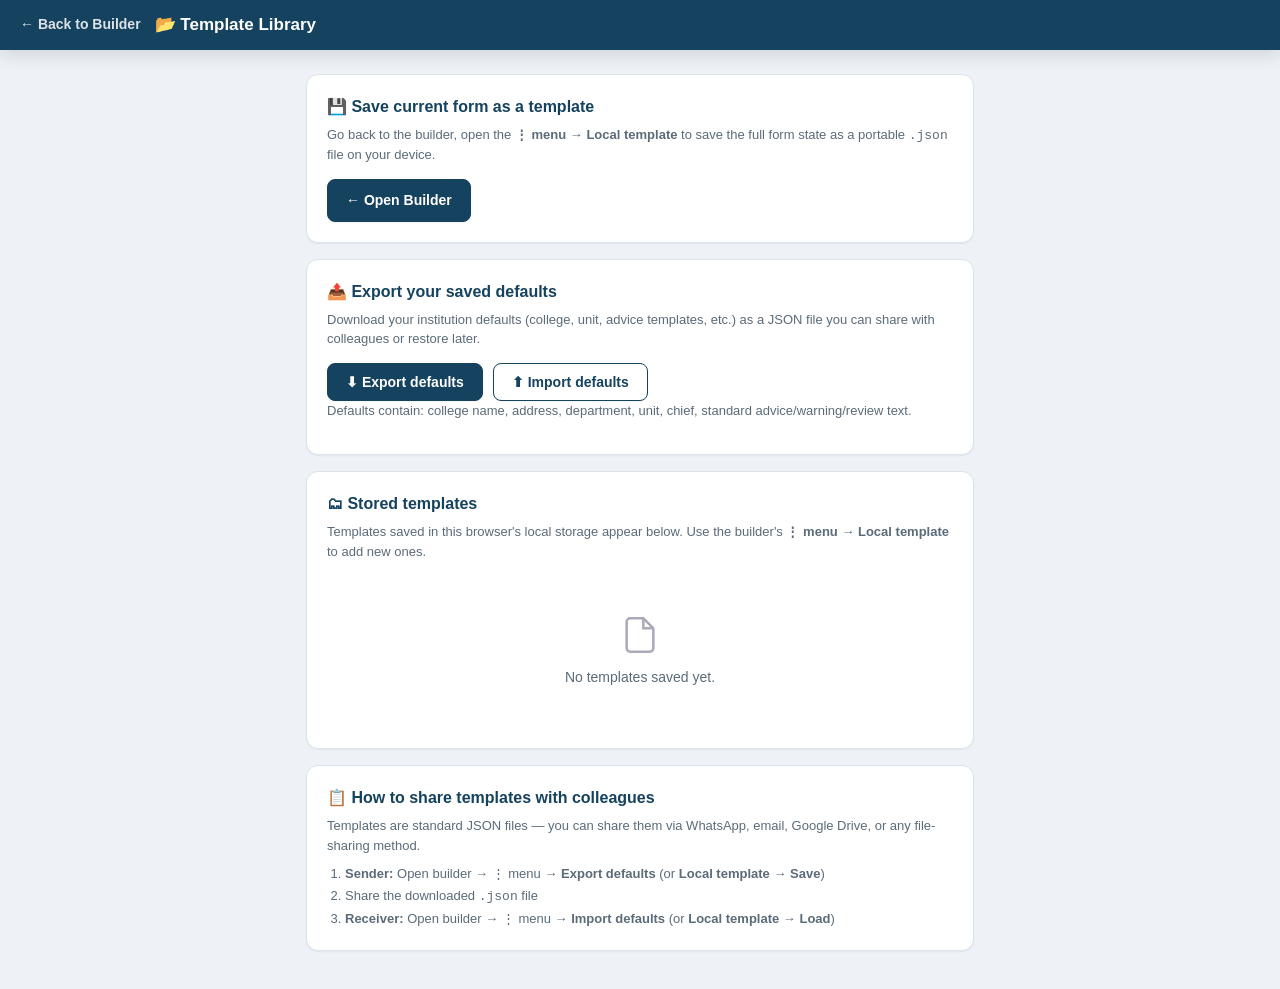
<file: templates/index.html>
<!DOCTYPE html>
<html lang="en">
<head>
<meta charset="UTF-8">
<meta name="viewport" content="width=device-width, initial-scale=1.0">
<meta name="theme-color" content="#14425f">
<title>Template Library — DS Builder</title>
<style>
  :root{
    --ink:#1b2733;--muted:#5b6b7a;--primary:#14425f;--primary-bg:#14425f;--primary-soft:#e6eef4;
    --line:#dbe3ec;--chip:#d9e8f2;--chip-ink:#123a54;--danger:#b0413a;
    --bg:#eef2f6;--paper:#ffffff;
    --shadow-xs:0 1px 2px rgba(15,23,42,.05);
    --shadow-sm:0 2px 6px -1px rgba(15,23,42,.07),0 1px 3px -1px rgba(15,23,42,.04);
  }
  *{box-sizing:border-box}
  body{margin:0;font-family:-apple-system,BlinkMacSystemFont,"Segoe UI",Roboto,Helvetica,Arial,sans-serif;
    background:var(--bg);color:var(--ink);line-height:1.5;-webkit-font-smoothing:antialiased}
  .topbar{
    background:var(--primary-bg,var(--primary));color:#fff;padding:12px 20px;
    display:flex;align-items:center;gap:14px;
    box-shadow:0 4px 18px rgba(15,23,42,.14);
  }
  .topbar a{color:#fff;text-decoration:none;opacity:.85;font-size:14px;font-weight:600}
  .topbar a:hover{opacity:1}
  .topbar h1{margin:0;font-size:17px;font-weight:700;flex:1}
  .wrap{max-width:700px;margin:0 auto;padding:24px 16px}
  .card{background:#fff;border:1px solid var(--line);border-radius:12px;padding:20px;margin-bottom:16px;box-shadow:var(--shadow-xs);transition:box-shadow .2s ease}
  .card:hover{box-shadow:var(--shadow-sm)}
  .card h2{margin:0 0 6px;font-size:16px;color:var(--primary)}
  .card p{margin:0 0 14px;font-size:13px;color:var(--muted)}
  .btn{
    display:inline-flex;align-items:center;gap:8px;
    border:1px solid var(--primary);background:var(--primary-bg,var(--primary));color:#fff;
    padding:10px 18px;border-radius:8px;font-size:14px;font-weight:600;
    cursor:pointer;text-decoration:none;font-family:inherit;
    box-shadow:var(--shadow-xs);transition:transform .15s ease,box-shadow .15s ease;
  }
  .btn:hover{transform:translateY(-1px);box-shadow:var(--shadow-sm)}
  .btn.out{background:#fff;color:var(--primary)}
  .btn.out:hover{background:var(--primary-soft)}
  .btn.danger{background:#fff;color:var(--danger);border-color:var(--danger)}
  .row{display:flex;gap:10px;flex-wrap:wrap}
  #templateList{list-style:none;margin:12px 0 0;padding:0}
  #templateList li{
    display:flex;align-items:center;gap:10px;padding:12px 14px;
    border:1px solid var(--line);border-radius:8px;margin-bottom:8px;
    background:#fafcfe;font-size:14px;
  }
  #templateList li span{flex:1;font-weight:600}
  #templateList li small{color:var(--muted);font-size:12px}
  .empty-state{text-align:center;padding:40px 20px;color:var(--muted);font-size:14px}
  .empty-state svg{display:block;margin:0 auto 12px}
  .hint{font-size:12px;color:var(--muted);margin-top:8px}
  .badge{
    background:var(--chip);color:var(--chip-ink);
    padding:2px 8px;border-radius:10px;font-size:11px;font-weight:700;
  }
</style>
</head>
<body>
<div class="topbar">
  <a href="../index.html">← Back to Builder</a>
  <h1>📂 Template Library</h1>
</div>

<div class="wrap">

  <div class="card">
    <h2>💾 Save current form as a template</h2>
    <p>Go back to the builder, open the <b>⋮ menu → Local template</b> to save the full form state as a portable <code>.json</code> file on your device.</p>
    <a class="btn" href="../index.html">← Open Builder</a>
  </div>

  <div class="card">
    <h2>📤 Export your saved defaults</h2>
    <p>Download your institution defaults (college, unit, advice templates, etc.) as a JSON file you can share with colleagues or restore later.</p>
    <div class="row">
      <button class="btn" onclick="exportDefaults()">⬇ Export defaults</button>
      <button class="btn out" onclick="importDefaults()">⬆ Import defaults</button>
    </div>
    <p class="hint">Defaults contain: college name, address, department, unit, chief, standard advice/warning/review text.</p>
  </div>

  <div class="card">
    <h2>🗂 Stored templates</h2>
    <p>Templates saved in this browser's local storage appear below. Use the builder's <b>⋮ menu → Local template</b> to add new ones.</p>
    <div id="templateListContainer">
      <div class="empty-state">
        <svg width="40" height="40" viewBox="0 0 24 24" fill="none" stroke="#aab" stroke-width="1.5"><path d="M14 2H6a2 2 0 0 0-2 2v16a2 2 0 0 0 2 2h12a2 2 0 0 0 2-2V8z"/><polyline points="14 2 14 8 20 8"/></svg>
        No templates saved yet. Save one from the builder using ⋮ → Local template.
      </div>
    </div>
  </div>

  <div class="card">
    <h2>📋 How to share templates with colleagues</h2>
    <p style="margin-bottom:8px">Templates are standard JSON files — you can share them via WhatsApp, email, Google Drive, or any file-sharing method.</p>
    <ol style="margin:0;padding-left:18px;font-size:13px;color:var(--muted);line-height:1.7">
      <li><b>Sender:</b> Open builder → ⋮ menu → <b>Export defaults</b> (or <b>Local template → Save</b>)</li>
      <li>Share the downloaded <code>.json</code> file</li>
      <li><b>Receiver:</b> Open builder → ⋮ menu → <b>Import defaults</b> (or <b>Local template → Load</b>)</li>
    </ol>
  </div>

</div>

<script>
/* ---------- helpers ---------- */
function safeParse(s){try{return JSON.parse(s);}catch(e){return null;}}
try{
  const cfg=safeParse(localStorage.getItem("ds-v2:theme-config"))||safeParse(localStorage.getItem("ds:theme-config"));
  if(cfg&&cfg.color){
    document.documentElement.style.setProperty("--primary",cfg.color);
    document.documentElement.style.setProperty("--primary-bg",cfg.mode==="gradient"&&cfg.color2?`linear-gradient(135deg,${cfg.color} 0%,${cfg.color2} 100%)`:cfg.color);
  }
}catch(e){}
const store={
  async get(k){try{return localStorage.getItem(k);}catch(e){return null;}},
  async set(k,v){try{localStorage.setItem(k,v);}catch(e){}},
  async remove(k){try{localStorage.removeItem(k);}catch(e){}}
};

/* ---------- export defaults ---------- */
async function exportDefaults(){
  const d=safeParse(await store.get("ds:defaults"))||{};
  if(!Object.keys(d).length){alert("No defaults saved yet. Go to the builder and tap 'Save as my defaults' first.");return;}
  const blob=new Blob([JSON.stringify(d,null,2)],{type:"application/json"});
  const a=document.createElement("a");
  a.href=URL.createObjectURL(blob);
  a.download="ds-defaults-"+new Date().toISOString().slice(0,10)+".json";
  a.click();
}

/* ---------- import defaults ---------- */
function importDefaults(){
  const inp=document.createElement("input");
  inp.type="file";inp.accept=".json,application/json";
  inp.onchange=async()=>{
    const f=inp.files[0];if(!f)return;
    const d=safeParse(await f.text());
    if(!d||typeof d!=="object"){alert("Invalid template file.");return;}
    await store.set("ds:defaults",JSON.stringify(d));
    alert("Defaults imported ✓\n\nOpen the builder — they will be applied to the next new patient summary.");
  };
  inp.click();
}

/* ---------- render stored templates (ds:tpl:* keys) ---------- */
async function renderList(){
  const keys=[];
  for(let i=0;i<localStorage.length;i++){
    const k=localStorage.key(i);
    if(k&&k.startsWith("ds:tpl:")) keys.push(k);
  }
  const c=document.getElementById("templateListContainer");
  if(!keys.length){
    c.innerHTML=`<div class="empty-state">
      <svg width="40" height="40" viewBox="0 0 24 24" fill="none" stroke="#aab" stroke-width="1.5"><path d="M14 2H6a2 2 0 0 0-2 2v16a2 2 0 0 0 2 2h12a2 2 0 0 0 2-2V8z"/><polyline points="14 2 14 8 20 8"/></svg>
      No templates saved yet.</div>`;
    return;
  }
  const ul=document.createElement("ul");
  ul.id="templateList";
  for(const k of keys){
    const raw=localStorage.getItem(k);
    const data=safeParse(raw)||{};
    const name=k.replace("ds:tpl:","");
    const patient=data.draft&&data.draft.f&&data.draft.f.name?data.draft.f.name:"—";
    const li=document.createElement("li");
    li.innerHTML=`<span>${name}</span><small>Patient: ${patient}</small>
      <button class="btn out" style="padding:6px 10px;font-size:12px" onclick="loadTpl('${k}')">Load</button>
      <button class="btn danger" style="padding:6px 10px;font-size:12px" onclick="deleteTpl('${k}',this)">Delete</button>`;
    ul.appendChild(li);
  }
  c.innerHTML="";
  c.appendChild(ul);
}

async function loadTpl(k){
  if(!confirm("Load this template in the builder?\n\nThe builder tab will open and the template will be applied."))return;
  const raw=localStorage.getItem(k);
  if(!raw){alert("Template not found.");return;}
  localStorage.setItem("ds:pending-template",raw);
  window.open("../index.html","_blank");
  alert("Template queued. When the builder opens, it will load the template automatically.");
}

async function deleteTpl(k,btn){
  if(!confirm("Delete this template?"))return;
  localStorage.removeItem(k);
  btn.closest("li").remove();
  renderList();
}

renderList();
</script>
</body>
</html>
</file>
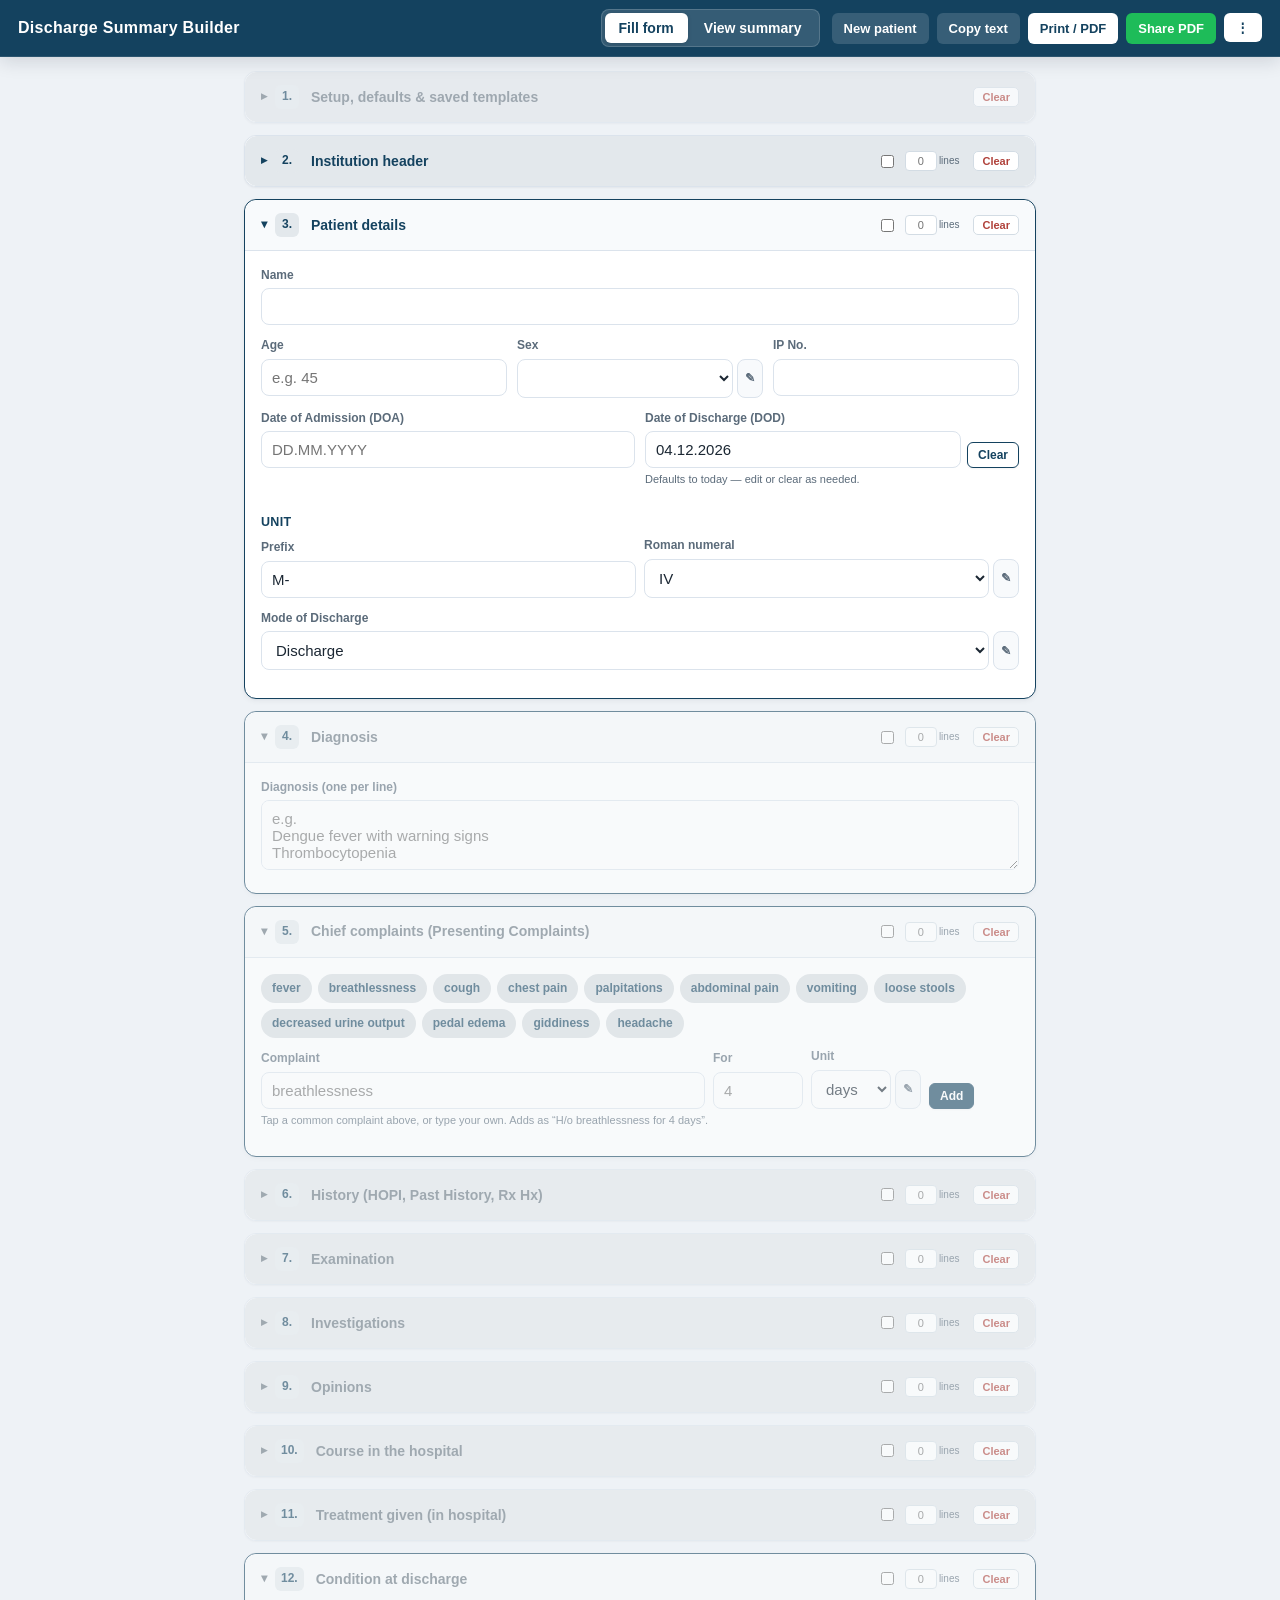
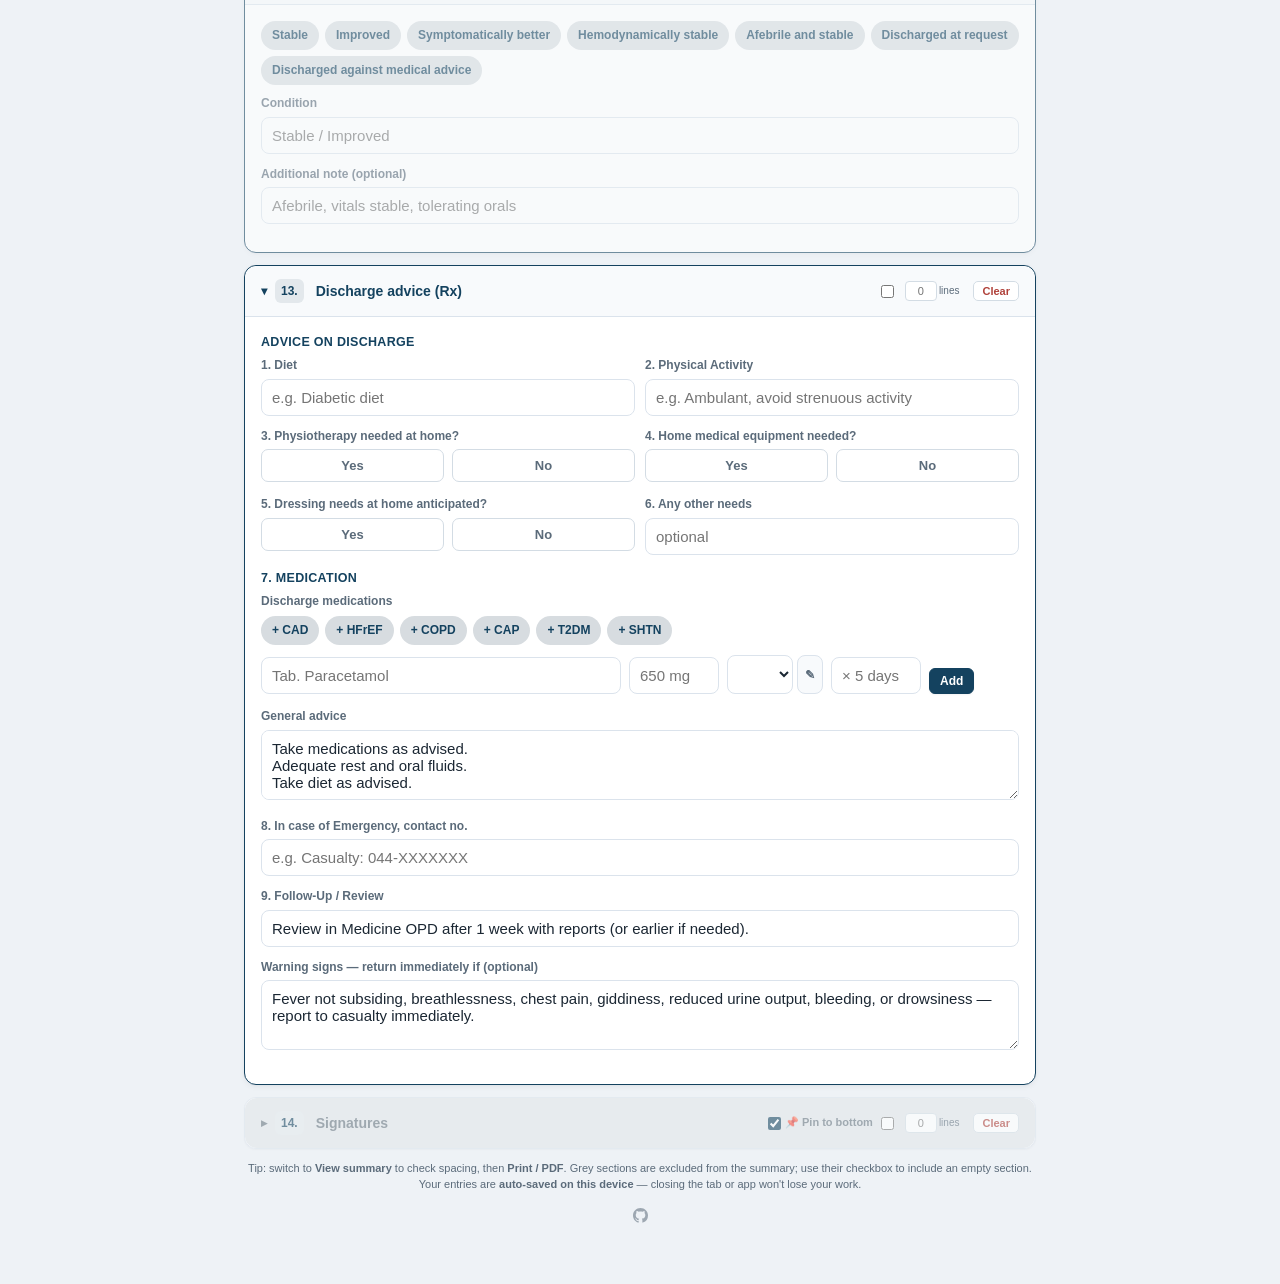
<file: discharge-summary-builder.html>
<!DOCTYPE html>
<html lang="en">
<head>
<meta charset="UTF-8">
<meta http-equiv="refresh" content="0; url=./index.html">
<title>Redirecting…</title>
<script>window.location.replace("./index.html");</script>
</head>
<body>
<p>Redirecting to <a href="./index.html">Discharge Summary Builder</a>…</p>
</body>
</html>
</file>
<file: styles.css>
:root {
      --ink: #1b2733;
      --muted: #5b6b7a;
      --primary: #14425f;
      --primary-accent: #14425f;
      --primary-bg: #14425f;
      --primary-soft: #e6eef4;
      --line: #d3dce4;
      --chip: #d9e8f2;
      --chip-ink: #123a54;
      --danger: #b0413a;
      --paper: #ffffff;
      --bg: #eaeef2;
    }

    :root[data-theme="slate"] {
      --primary: #34495e;
      --primary-soft: #e7ebef;
      --chip: #dce3e9;
      --chip-ink: #2f4354;
    }

    :root[data-theme="forest"] {
      --primary: #286044;
      --primary-soft: #e5f0e9;
      --chip: #d8ebdf;
      --chip-ink: #205338;
    }

    :root[data-theme="rose"] {
      --primary: #70445f;
      --primary-soft: #f0e6ed;
      --chip: #ead9e4;
      --chip-ink: #613b52;
    }

    * {
      box-sizing: border-box
    }

    body {
      margin: 0;
      font-family: -apple-system, BlinkMacSystemFont, "Segoe UI", Roboto, Helvetica, Arial, sans-serif;
      color: var(--ink);
      background: var(--bg);
      line-height: 1.45;
    }

    .topbar {
      position: sticky;
      top: 0;
      z-index: 10;
      background: var(--primary-bg, var(--primary));
      color: #fff;
      display: flex;
      align-items: center;
      justify-content: space-between;
      padding: calc(9px + env(safe-area-inset-top, 0px)) calc(18px + env(safe-area-inset-right, 0px)) 9px calc(18px + env(safe-area-inset-left, 0px));
      gap: 16px;
      box-shadow: 0 2px 6px rgba(0, 0, 0, .15);
    }

    .topbar-left {
      display: flex;
      align-items: center;
      gap: 14px;
      flex: 0 0 auto;
    }

    .brand-title {
      font-size: 16px;
      margin: 0;
      font-weight: 700;
      letter-spacing: .3px;
      white-space: nowrap;
    }

    .btn-autofill {
      border: 1px solid rgba(255, 255, 255, .35);
      background: rgba(255, 255, 255, .14);
      color: #fff;
      padding: 6px 14px;
      border-radius: 6px;
      font-size: 12px;
      font-weight: 700;
      cursor: pointer;
      display: inline-flex;
      align-items: center;
      gap: 5px;
      transition: all .15s ease;
    }

    .btn-autofill:hover {
      background: #ffd166;
      color: #14425f;
      border-color: #ffd166
    }

    .desktop-only {
      display: inline-flex
    }

    @media (max-width:768px) {
      .desktop-only {
        display: none !important
      }

      .btn-autofill {
        display: none !important
      }
    }

    .topbar-right {
      display: flex;
      align-items: center;
      gap: 12px;
      flex: 0 0 auto;
    }

    .tabs {
      display: flex;
      background: rgba(255, 255, 255, .15);
      border-radius: 8px;
      padding: 3px
    }

    .tabs button {
      border: 0;
      background: transparent;
      color: #fff;
      padding: 7px 14px;
      border-radius: 6px;
      font-size: 14px;
      font-weight: 600;
      cursor: pointer;
    }

    .tabs button.active {
      background: #fff;
      color: var(--primary)
    }

    .actions {
      display: flex;
      gap: 8px
    }

    .actions button {
      border: 0;
      background: #fff;
      color: var(--primary);
      padding: 8px 12px;
      border-radius: 6px;
      font-size: 13px;
      font-weight: 600;
      cursor: pointer;
    }

    .actions button.ghost {
      background: rgba(255, 255, 255, .15);
      color: #fff
    }

    .actions button.share-btn {
      background: #1ebc59;
      color: #fff;
    }

    .actions button.share-btn:hover {
      background: #17a34c;
    }

    .btn-text-short {
      display: none;
    }

    .wrap {
      max-width: 820px;
      margin: 0 auto;
      padding: 14px;
      padding-bottom: calc(24px + env(safe-area-inset-bottom, 0px));
      -webkit-overflow-scrolling: touch;
    }

    /* ---------- FORM ---------- */
    .card {
      background: #fff;
      border: 1px solid var(--line);
      border-radius: 10px;
      margin-bottom: 14px;
      overflow: hidden;
    }

    .card>summary {
      list-style: none;
      cursor: pointer;
      padding: 12px 14px;
      font-weight: 700;
      font-size: 14px;
      color: var(--primary);
      background: var(--primary-soft);
      display: flex;
      align-items: center;
      gap: 8px;
    }

    .section-number {
      flex: 0 0 auto;
      min-width: 24px;
    }

    .section-clear {
      margin-left: auto;
      border: 1px solid var(--line);
      background: #fff;
      color: var(--danger);
      padding: 3px 8px;
      border-radius: 5px;
      font-size: 11px;
      font-weight: 700;
      cursor: pointer;
    }

    .section-clear:hover {
      background: #fff4f3;
    }

    .card>summary::-webkit-details-marker {
      display: none
    }

    .card>summary::before {
      content: "▸";
      font-size: 12px;
      transition: transform .15s
    }

    .card[open]>summary::before {
      transform: rotate(90deg)
    }

    .card.not-in-summary {
      opacity: .58;
    }

    .card.not-in-summary>summary {
      background: #e1e5e9;
      color: #66737e;
    }

    .include-toggle {
      display: inline-flex;
      align-items: center;
      gap: 4px;
      margin: 0 0 0 auto;
      color: inherit;
      font-size: 11px;
      font-weight: 600;
      cursor: pointer;
      user-select: none;
    }

    .include-toggle input {
      width: auto;
      margin: 0;
      accent-color: var(--primary);
      cursor: pointer;
    }

    .empty-lines-wrap {
      display: inline-flex;
      align-items: center;
      gap: 2px;
      margin-left: 3px;
      font-size: 11px;
      font-weight: normal;
      color: var(--muted);
      cursor: default;
      user-select: none;
    }

    .empty-lines-input {
      width: 32px;
      height: 20px;
      padding: 0 2px;
      border: 1px solid var(--line);
      border-radius: 4px;
      font-size: 11px;
      font-family: inherit;
      text-align: center;
      background: #fff;
      color: var(--ink);
      box-sizing: border-box;
      -moz-appearance: textfield;
      appearance: textfield;
    }

    .empty-lines-input::-webkit-outer-spin-button,
    .empty-lines-input::-webkit-inner-spin-button {
      -webkit-appearance: none;
      margin: 0;
    }

    .empty-lines-input:focus {
      outline: none;
      border-color: var(--primary);
      box-shadow: 0 0 0 2px var(--primary-soft);
    }

    .lines-unit {
      font-size: 10px;
      color: var(--muted);
      line-height: 1;
    }

    .empty-lines-space {
      width: 100%;
      box-sizing: border-box;
    }

    .empty-lines-wrap + .section-clear,
    .include-toggle + .section-clear {
      margin-left: 6px;
    }

    .card .body {
      padding: 14px
    }

    label {
      display: block;
      font-size: 12px;
      font-weight: 600;
      color: var(--muted);
      margin: 0 0 4px
    }

    input[type=text],
    input[type=date],
    textarea,
    select {
      width: 100%;
      padding: 9px 10px;
      border: 1px solid var(--line);
      border-radius: 7px;
      font-size: 15px;
      font-family: inherit;
      color: var(--ink);
      background: #fff;
    }

    textarea {
      resize: vertical;
      min-height: 70px
    }

    input:focus,
    textarea:focus,
    select:focus {
      outline: 2px solid var(--primary);
      outline-offset: -1px;
      border-color: var(--primary)
    }

    .row {
      display: flex;
      gap: 10px;
      flex-wrap: wrap;
      margin-bottom: 12px
    }

    .row>div {
      flex: 1;
      min-width: 130px
    }

    .field {
      margin-bottom: 12px
    }

    .hint {
      font-size: 11px;
      color: var(--muted);
      margin-top: 4px
    }

    .btn {
      border: 1px solid var(--primary);
      background: var(--primary);
      color: #fff;
      padding: 8px 12px;
      border-radius: 7px;
      font-size: 13px;
      font-weight: 600;
      cursor: pointer;
    }

    .btn.sm {
      padding: 6px 10px;
      font-size: 12px
    }

    .btn.out {
      background: #fff;
      color: var(--primary)
    }

    .btn.danger {
      border-color: var(--danger);
      background: #fff;
      color: var(--danger)
    }

    .chips {
      display: flex;
      flex-wrap: wrap;
      gap: 6px;
      margin-bottom: 10px
    }

    .chip {
      border: 1px solid var(--chip);
      background: var(--chip);
      color: var(--chip-ink);
      padding: 5px 10px;
      border-radius: 20px;
      font-size: 12px;
      cursor: pointer;
      font-weight: 600;
    }

    .chip:active {
      transform: scale(.97)
    }

    .list {
      list-style: none;
      margin: 8px 0 0;
      padding: 0
    }

    .list li {
      display: flex;
      align-items: center;
      gap: 8px;
      padding: 8px 10px;
      border: 1px solid var(--line);
      border-radius: 7px;
      margin-bottom: 6px;
      font-size: 14px;
      background: #fafcfe;
    }

    .list li span {
      flex: 1
    }

    .list li button {
      border: 0;
      background: transparent;
      color: var(--danger);
      font-size: 18px;
      line-height: 1;
      cursor: pointer;
      padding: 0 4px;
    }

    .addrow {
      display: flex;
      gap: 8px;
      flex-wrap: wrap;
      align-items: flex-end
    }

    .addrow>div {
      flex: 1;
      min-width: 90px
    }

    /* investigations editor */
    .invtable {
      width: 100%;
      border-collapse: collapse;
      font-size: 13px;
      margin-top: 6px
    }

    .invtable th,
    .invtable td {
      border: 1px solid var(--line);
      padding: 4px;
      text-align: center
    }

    .invtable th {
      background: var(--primary-soft);
      color: var(--primary);
      font-weight: 700
    }

    .invtable input {
      padding: 6px;
      font-size: 13px;
      text-align: center;
      border-radius: 5px
    }

    .invtable .pname input {
      text-align: left;
      font-weight: 600
    }

    .invtable .xbtn {
      border: 0;
      background: transparent;
      color: var(--danger);
      cursor: pointer;
      font-size: 16px
    }

    .inv-controls {
      display: flex;
      gap: 8px;
      flex-wrap: wrap;
      margin-bottom: 8px
    }

    /* ---------- PREVIEW & A4 FORMAT ---------- */
    #summaryTab {
      display: none;
      background: #dfe5ec;
      padding: 20px 10px 40px;
      height: calc(100vh - 60px);
      overflow-y: auto;
    }

    #summaryTab .wrap {
      max-width: none;
      padding: 0;
      margin: 0 auto;
      display: flex;
      flex-direction: column;
      align-items: center;
    }

    .paper {
      width: 210mm;
      max-width: none;
      margin: 0 auto;
      color: #111;
      transform-origin: top center;
    }

    .paper-page {
      background: #ffffff;
      width: 210mm;
      max-width: none;
      min-height: 297mm;
      box-sizing: border-box;
      padding: 7mm 7mm 8mm;
      margin: 0 auto 20px;
      box-shadow: 0 0 0 1px rgba(0, 0, 0, 0.08), 0 8px 24px rgba(0, 0, 0, 0.12), 0 2px 6px rgba(0, 0, 0, 0.06);
      border-radius: 2px;
      font-size: 14px;
      position: relative;
    }

    .pdf-export-paper {
      position: static !important;
      display: block !important;
      width: 210mm !important;
      max-width: none !important;
      padding: 0 !important;
      margin: 0 !important;
      box-shadow: none !important;
      border: 0 !important;
      background: #ffffff !important;
      zoom: 1 !important;
      transform: none !important;
      opacity: 1 !important;
    }

    .pdf-export-paper .paper-page {
      box-sizing: border-box !important;
      width: 210mm !important;
      height: 297mm !important;
      min-height: 297mm !important;
      max-height: 297mm !important;
      margin: 0 !important;
      padding: 7mm 7mm 8mm !important;
      box-shadow: none !important;
      border: 0 !important;
      border-radius: 0 !important;
      overflow: hidden !important;
      position: relative !important;
      page-break-after: auto !important;
      break-after: auto !important;
    }

    .pdf-export-paper .paper-page:last-child {
      page-break-after: auto !important;
      break-after: auto !important;
    }

    /* 1.7x enlarged emblem & header */
    .doc-head {
      position: relative;
      text-align: center;
      border-bottom: 2px solid #111;
      padding: 0 8px 10px;
      margin-bottom: 10px;
      min-height: 108px;
    }

    .logo-box {
      position: absolute;
      left: 0;
      top: 0;
      width: 105px;
      height: 105px;
      border: none;
      object-fit: contain;
      background: transparent;
    }

    .logo-box.empty {
      display: flex;
      align-items: center;
      justify-content: center;
      font-size: 9px;
      color: #b0b0b0;
      letter-spacing: 1px;
      border: 1px solid #ccc
    }

    .head-text {
      padding: 0 115px
    }

    .doc-head .college {
      font-size: 20px;
      font-weight: 800;
      letter-spacing: .5px;
      text-transform: uppercase;
      line-height: 1.2
    }

    .doc-head .addr {
      font-size: 14px;
      margin-top: 2px;
      text-transform: uppercase;
      letter-spacing: .3px
    }

    .doc-head .dept {
      font-size: 15px;
      font-weight: 700;
      margin-top: 4px;
      text-transform: uppercase
    }

    .doc-head .kind {
      display: inline-block;
      margin-top: 6px;
      font-size: 15px;
      font-weight: 700;
      border: 1.5px solid #111;
      padding: 2px 14px;
      border-radius: 3px;
      text-transform: uppercase;
    }

    .pt-grid {
      display: grid;
      grid-template-columns: 1.1fr 1fr 1fr;
      gap: 5px 16px;
      margin: 12px 0 6px;
      font-size: 14px;
      break-inside: avoid;
      page-break-inside: avoid;
    }

    .pt-grid div {
      padding: 2.5px 0;
      border-bottom: 1px dotted #bbb;
      min-height: 24px
    }

    .pt-grid b {
      display: inline-block;
      min-width: 68px;
      font-weight: 700
    }

    /* Optimized space-occupying section styles */
    .sec {
      margin-top: 11px;
      page-break-inside: auto;
      break-inside: auto;
    }

    .sec h3 {
      font-size: 14px;
      font-weight: 800;
      text-transform: uppercase;
      margin: 0 0 4px;
      border-bottom: 1.5px solid #111;
      padding-bottom: 1px;
      letter-spacing: .5px;
      display: block;
      page-break-after: avoid;
      break-after: avoid;
    }

    .sec h3 + .content,
    .sec h3 + ul,
    .sec h3 + .inv-table-wrap {
      page-break-before: avoid;
      break-before: avoid;
    }

    .sec .content {
      font-size: 14px;
      line-height: 1.4;
      white-space: pre-wrap
    }

    .sec ul {
      margin: 3px 0 0;
      padding-left: 18px;
      page-break-inside: auto;
      break-inside: auto
    }

    .sec ul li {
      margin-bottom: 1.5px;
      line-height: 1.35;
      page-break-inside: avoid;
      break-inside: avoid
    }

    .empty {
      color: #999;
      font-style: italic
    }

    /* Two-column layout for side-by-side sections (Past History + Rx History) */
    .two-col {
      display: flex;
      gap: 16px;
      margin-top: 11px;
      page-break-inside: auto;
      break-inside: auto
    }

    .two-col .col-half {
      flex: 1;
      min-width: 0
    }

    .two-col .col-half .sec {
      margin-top: 0
    }

    .content-columns {
      columns: 2;
      column-gap: 18px;
      margin-top: 3px;
    }

    .content-columns li {
      min-width: 0;
      break-inside: avoid;
      page-break-inside: avoid;
    }

    /* Investigation table that breaks & flows naturally across pages */
    .inv-table-wrap {
      overflow-x: auto;
      page-break-inside: auto;
      break-inside: auto
    }

    .prev-table {
      width: 100%;
      border-collapse: collapse;
      font-size: 13px;
      margin-top: 3px;
      page-break-inside: auto;
      break-inside: auto;
    }

    .prev-table th,
    .prev-table td {
      border: 1px solid #333;
      padding: 3.5px 6px;
      text-align: center
    }

    .prev-table th {
      background: #f0f0f0;
      font-weight: 700
    }

    .prev-table td.pn {
      text-align: left;
      font-weight: 600
    }

    .prev-table thead {
      display: table-header-group
    }

    .prev-table tr {
      page-break-inside: avoid;
      break-inside: avoid
    }

    /* Sub-blocks in discharge advice that stay intact individually while letting the section break across pages */
    .adv-items-group {
      page-break-inside: auto;
      break-inside: auto
    }

    .adv-item {
      page-break-inside: avoid;
      break-inside: avoid;
      line-height: 1.4
    }

    .med-list {
      margin: 3px 0 0;
      padding-left: 18px;
      page-break-inside: auto;
      break-inside: auto
    }

    .med-list li {
      margin-bottom: 2px;
      page-break-inside: avoid;
      break-inside: avoid
    }

    .sign-row {
      display: flex;
      justify-content: space-between;
      margin-top: 36px;
      font-size: 14px;
      page-break-inside: avoid;
      break-inside: avoid;
    }

    .sign-row div {
      text-align: center;
      border-top: 1px solid #111;
      padding-top: 5px;
      min-width: 210px;
      min-height: 50px;
    }

    .paper-page.signature-footer-page {
      position: relative;
    }

    .sign-row.signature-footer {
      position: absolute;
      left: 7mm;
      right: 7mm;
      bottom: 7mm;
      margin-top: 0;
      z-index: 1;
    }

    .signature-pin {
      display: inline-flex;
      align-items: center;
      gap: 4px;
      margin: 0 0 0 auto;
      color: inherit;
      font-size: 11px;
      font-weight: 600;
      cursor: pointer;
      white-space: nowrap;
      user-select: none;
    }

    .signature-pin input {
      width: auto;
      margin: 0;
      accent-color: var(--primary);
      cursor: pointer;
    }

    .signature-pin + .include-toggle {
      margin-left: 0;
    }

    /* Visual A4 page break indicator line on screen */
    .a4-page-guide {
      position: absolute;
      left: -7mm;
      right: -7mm;
      width: calc(100% + 14mm);
      height: 32px;
      background: #dfe5ec;
      border-top: 1px solid #c7d2dc;
      border-bottom: 1px solid #c7d2dc;
      box-shadow: inset 0 2px 4px rgba(0, 0, 0, 0.06);
      display: flex;
      align-items: center;
      justify-content: center;
      pointer-events: none;
      z-index: 10;
    }

    .a4-page-guide-badge {
      background: #14425f;
      color: #fff;
      font-size: 11px;
      font-weight: 700;
      padding: 3px 14px;
      border-radius: 12px;
      letter-spacing: .6px;
      box-shadow: 0 2px 6px rgba(0, 0, 0, 0.18);
      text-transform: uppercase;
    }

    @media (max-width: 768px) {
      input[type=text],
      input[type=date],
      textarea,
      select {
        font-size: 16px !important;
      }
    }

    @media (max-width:620px) {
      .topbar {
        padding: calc(8px + env(safe-area-inset-top, 0px)) calc(10px + env(safe-area-inset-right, 0px)) 8px calc(10px + env(safe-area-inset-left, 0px));
        gap: 8px;
        flex-wrap: wrap
      }

      .topbar-left {
        width: 100%;
        justify-content: space-between
      }

      .brand-title {
        font-size: 15px
      }

      .desktop-only,
      .btn-autofill {
        display: none !important
      }

      .topbar-right {
        width: 100%;
        display: flex;
        flex-direction: column;
        gap: 6px
      }

      .tabs {
        width: 100%;
        display: flex
      }

      .tabs button {
        flex: 1;
        text-align: center;
        padding: 7px 10px;
        font-size: 13.5px
      }

      .actions {
        width: 100%;
        display: flex;
        justify-content: space-between;
        gap: 4px;
      }

      .actions button {
        flex: 1;
        padding: 7px 3px;
        font-size: 11.5px;
        text-align: center;
        white-space: nowrap;
      }

      .actions .menu-wrap {
        flex: 0 0 auto;
      }

      .btn-text-full {
        display: none;
      }

      .btn-text-short {
        display: inline;
      }

      .wrap {
        padding: 8px;
        padding-bottom: calc(24px + env(safe-area-inset-bottom, 0px));
      }

      .card {
        margin-bottom: 10px;
        border-radius: 8px
      }

      .card>summary {
        padding: 10px 10px;
        font-size: 13px;
        gap: 6px;
      }

      .include-toggle {
        font-size: 10px;
      }

      .empty-lines-wrap {
        margin-left: 2px;
        gap: 1px;
      }

      .empty-lines-input {
        width: 26px;
        height: 19px;
        font-size: 10px;
        padding: 0 1px;
      }

      .lines-unit {
        display: none;
      }

      .signature-pin span {
        font-size: 10px;
      }

      .card .body {
        padding: 10px
      }

      .paper {
        width: 210mm;
        max-width: none;
        zoom: var(--paper-scale, 1);
      }

      .paper-page {
        width: 210mm;
        max-width: none;
        min-height: 297mm;
        padding: 6.825mm 7mm 8mm;
        margin: 0 auto 10px;
        font-size: 14px;
        border-radius: 4px;
        box-shadow: 0 2px 8px rgba(0, 0, 0, 0.12);
      }

      .doc-head {
        display: block;
        text-align: center;
        padding: 0 8px 10px;
        margin-bottom: 10px;
        min-height: 108px;
      }

      .logo-box {
        position: absolute;
        width: 105px;
        height: 105px;
        border: none
      }

      .head-text {
        padding: 0 115px;
        text-align: center
      }

      .doc-head .college {
        font-size: 20px;
        line-height: 1.2
      }

      .doc-head .addr {
        font-size: 14px
      }

      .doc-head .dept {
        font-size: 15px;
        margin-top: 4px
      }

      .doc-head .kind {
        font-size: 15px;
        padding: 2px 14px;
        margin-top: 6px
      }

      .pt-grid {
        grid-template-columns: 1.1fr 1fr 1fr;
        gap: 5px 16px;
        font-size: 14px;
        margin: 12px 0 6px
      }

      .pt-grid div {
        min-height: 24px;
        padding: 2.5px 0
      }

      .pt-grid b {
        min-width: 68px
      }

      .vitals-grid {
        grid-template-columns: repeat(2, 1fr);
        gap: 8px
      }

      .addrow>div {
        min-width: calc(50% - 6px);
        flex: 1
      }

      .addrow>div[style*="flex:2"] {
        min-width: 100%
      }

      .addrow>div[style*="flex:0"] {
        min-width: 100%;
        margin-top: 4px
      }

      .addrow>div[style*="flex:0"] button {
        width: 100%;
        padding: 8px;
        font-size: 13px
      }

      .chip {
        padding: 6px 11px;
        font-size: 12px
      }

      .sign-row {
        margin-top: 36px;
        font-size: 14px;
        gap: 10px
      }

      .sign-row div {
        min-width: 0;
        flex: 1
      }

      /* two-col stacks on mobile paper preview */
      .two-col {
        flex-direction: row;
        gap: 16px
      }

      .content-columns {
        columns: 2;
      }

      /* menu dropdown opens to the left on mobile */
      .menu-dropdown {
        right: 0;
        left: auto;
        min-width: 180px
      }

      /* compact the template button on mobile */
      #btnLocalTemplate {
        padding: 7px 8px;
        font-size: 12px
      }
    }

    /* ---------- new field types ---------- */
    .subhead {
      font-size: 12.5px;
      font-weight: 700;
      color: var(--primary);
      margin: 14px 0 6px;
      text-transform: uppercase;
      letter-spacing: .3px
    }

    .subhead:first-child {
      margin-top: 0
    }

    .yn {
      display: flex;
      gap: 8px;
      margin-bottom: 2px
    }

    .yn button {
      flex: 1;
      border: 1px solid var(--line);
      background: #fff;
      color: var(--muted);
      padding: 8px;
      border-radius: 7px;
      font-size: 13px;
      font-weight: 600;
      cursor: pointer;
    }

    .yn button.sel {
      background: var(--primary);
      color: #fff;
      border-color: var(--primary)
    }

    .vitals-grid {
      display: grid;
      grid-template-columns: repeat(3, 1fr);
      gap: 8px 10px;
      margin-bottom: 12px
    }

    .vitals-grid>div {
      min-width: 0
    }

    .unit-row {
      display: flex;
      gap: 8px;
      align-items: flex-end
    }

    .unit-row>div {
      flex: 1;
      min-width: 70px
    }

    .inline-btn-field {
      display: flex;
      gap: 6px;
      align-items: flex-end
    }

    .inline-btn-field input {
      flex: 1
    }

    .inline-btn-field button {
      flex: 0 0 auto
    }

    .pagebanner {
      display: flex;
      align-items: center;
      gap: 8px;
      padding: 9px 14px;
      border-radius: 8px;
      font-size: 13px;
      font-weight: 600;
      margin-bottom: 14px;
      max-width: 210mm;
      width: 100%;
      box-sizing: border-box;
    }

    .pagebanner.ok {
      background: #e3f4ea;
      color: #1c6b3f
    }

    .pagebanner.warn {
      background: #fdecea;
      color: #a4322a
    }

    .install-btn {
      display: none
    }

    /* ---------- Space-occupying compaction levels ---------- */
    .paper.relaxed .sec {
      margin-top: 14px
    }

    .paper.relaxed .sec h3 {
      font-size: 14.5px;
      margin-bottom: 6px
    }

    .paper.relaxed .content,
    .paper.relaxed li,
    .paper.relaxed .prev-table {
      font-size: 14px;
      line-height: 1.48
    }

    .paper.relaxed .pt-grid {
      margin: 14px 0 8px;
      font-size: 14px;
      gap: 5px 16px
    }

    .paper.relaxed .sign-row {
      margin-top: 48px
    }

    .paper.compact .sec {
      margin-top: 6px;
    }

    .paper.compact .sec h3 {
      font-size: 12.5px;
      margin-bottom: 3px;
    }

    .paper.compact .content,
    .paper.compact li,
    .paper.compact .prev-table,
    .paper.compact .adv-item {
      font-size: 12px;
      line-height: 1.30;
    }

    .paper.compact .prev-table th,
    .paper.compact .prev-table td {
      padding: 2px 4px;
    }

    .paper.compact .doc-head {
      margin-bottom: 6px;
      padding-bottom: 6px;
      min-height: 88px;
    }

    .paper.compact .logo-box {
      width: 85px;
      height: 85px;
    }

    .paper.compact .head-text {
      padding: 0 95px;
    }

    .paper.compact .doc-head .college {
      font-size: 17px;
    }

    .paper.compact .pt-grid {
      margin: 8px 0 4px;
      font-size: 12px;
      gap: 3px 12px;
    }

    .paper.compact .sign-row {
      margin-top: 20px;
    }

    .paper.compact .sign-row div {
      min-height: 44px;
      padding-top: 4px;
    }

    .paper.compact2 .sec {
      margin-top: 4px;
    }

    .paper.compact2 .sec h3 {
      font-size: 11.5px;
      margin-bottom: 2px;
    }

    .paper.compact2 .content,
    .paper.compact2 li,
    .paper.compact2 .prev-table,
    .paper.compact2 .adv-item {
      font-size: 11px;
      line-height: 1.22;
    }

    .paper.compact2 .prev-table th,
    .paper.compact2 .prev-table td {
      padding: 1.5px 3.5px;
    }

    .paper.compact2 .doc-head {
      margin-bottom: 4px;
      padding-bottom: 4px;
      min-height: 72px;
    }

    .paper.compact2 .logo-box {
      width: 70px;
      height: 70px;
    }

    .paper.compact2 .head-text {
      padding: 0 80px;
    }

    .paper.compact2 .doc-head .college {
      font-size: 15px;
    }

    .paper.compact2 .doc-head .addr,
    .paper.compact2 .doc-head .dept {
      font-size: 11.5px;
    }

    .paper.compact2 .pt-grid {
      margin: 6px 0 3px;
      font-size: 11px;
      gap: 2px 10px;
    }

    .paper.compact2 .sign-row {
      margin-top: 14px;
      font-size: 12px;
    }

    .paper.compact2 .sign-row div {
      min-height: 38px;
      padding-top: 3px;
    }

    .paper.compact2 .two-col {
      gap: 10px
    }

    .paper.compact .two-col {
      gap: 10px
    }

    /* ---------- Menu dropdown ---------- */
    .menu-wrap {
      position: relative
    }

    .menu-btn {
      border: 0;
      background: rgba(255, 255, 255, .15);
      color: #fff;
      padding: 8px 12px;
      border-radius: 6px;
      font-size: 18px;
      font-weight: 700;
      cursor: pointer;
      line-height: 1;
      letter-spacing: 1px;
    }

    .menu-btn:hover {
      background: rgba(255, 255, 255, .28)
    }

    .menu-dropdown {
      display: none;
      position: absolute;
      right: 0;
      top: calc(100% + 6px);
      background: #fff;
      border: 1px solid var(--line);
      border-radius: 10px;
      box-shadow: 0 8px 24px rgba(0, 0, 0, .18);
      min-width: 200px;
      z-index: 200;
      overflow: hidden;
    }

    .menu-dropdown.open {
      display: block
    }

    .menu-dropdown button,
    .menu-dropdown a {
      display: flex;
      align-items: center;
      gap: 10px;
      width: 100%;
      padding: 12px 16px;
      border: 0;
      background: transparent;
      color: var(--ink);
      font-size: 14px;
      font-family: inherit;
      font-weight: 600;
      cursor: pointer;
      text-decoration: none;
      text-align: left;
    }

    .menu-dropdown button:hover,
    .menu-dropdown a:hover {
      background: var(--primary-soft);
      color: var(--primary)
    }

    .theme-picker {
      display: flex;
      align-items: center;
      justify-content: space-between;
      gap: 12px;
      padding: 10px 16px;
      color: var(--ink);
      font-size: 14px;
      font-weight: 600;
      cursor: pointer;
    }

    .theme-picker input[type="color"] {
      width: 34px;
      height: 26px;
      padding: 0;
      border: 1px solid var(--line);
      border-radius: 5px;
      background: transparent;
      cursor: pointer;
    }

    .menu-dropdown hr {
      border: 0;
      border-top: 1px solid var(--line);
      margin: 4px 0
    }

    .menu-dropdown .menu-label {
      padding: 6px 16px 2px;
      font-size: 11px;
      color: var(--muted);
      font-weight: 700;
      letter-spacing: .5px;
      text-transform: uppercase;
    }

    .beta-tag {
      display: inline-block;
      margin-left: 5px;
      padding: 1px 5px;
      border: 1px solid #d6a51d;
      border-radius: 4px;
      color: #8a6500;
      background: #fff7d6;
      font-size: 9px;
      font-weight: 800;
      letter-spacing: .4px;
      line-height: 1.2;
      vertical-align: middle;
    }

    /* ---------- PRINT ---------- */
    @media print {

      .topbar,
      #formTab,
      .no-print,
      .a4-page-guide,
      .pagebanner {
        display: none !important
      }

      #summaryTab {
        display: block !important;
        height: auto !important;
        min-height: 0 !important;
        overflow: visible !important;
        padding: 0 !important;
        background: #fff !important
      }

      html,
      body {
        overflow: visible !important;
        height: auto !important;
        min-height: 0 !important;
        width: 100% !important;
        margin: 0 !important;
        padding: 0 !important;
        background: #fff !important;
        -webkit-print-color-adjust: exact !important;
        print-color-adjust: exact !important;
      }

      *,
      *::before,
      *::after {
        -webkit-print-color-adjust: exact !important;
        print-color-adjust: exact !important;
      }

      .wrap {
        max-width: none !important;
        padding: 0 !important;
        margin: 0 !important
      }

      .paper {
        display: block !important;
        visibility: visible !important;
        width: 210mm !important;
        max-width: none !important;
        zoom: 1 !important;
        transform: none !important;
        margin: 0 !important;
        padding: 0 !important;
      }

      .paper-page {
        box-sizing: border-box !important;
        width: 210mm !important;
        height: 297mm !important;
        min-height: 297mm !important;
        max-height: 297mm !important;
        overflow: hidden !important;
        border: 0 !important;
        border-radius: 0 !important;
        box-shadow: none !important;
        padding: 7mm 7mm 8mm !important;
        margin: 0 !important;
        font-size: 14px;
        page-break-after: always !important;
        break-after: page !important;
        -webkit-column-break-after: always !important;
        position: relative !important;
      }

      .paper-page:last-child {
        page-break-after: auto !important;
        break-after: auto !important;
        -webkit-column-break-after: auto !important;
      }

      .sign-row.signature-footer {
        position: absolute !important;
        left: 7mm !important;
        right: 7mm !important;
        bottom: 7mm !important;
        margin: 0 !important;
      }

      .sec {
        page-break-inside: auto !important;
        break-inside: auto !important
      }

      .sec h3 {
        display: block !important;
        page-break-after: avoid !important;
        break-after: avoid !important
      }

      .sec h3 + .content,
      .sec h3 + ul,
      .sec h3 + .inv-table-wrap {
        page-break-before: avoid !important;
        break-before: avoid !important;
      }

      .sec ul {
        page-break-inside: auto !important;
        break-inside: auto !important
      }

      .sec ul li {
        page-break-inside: avoid !important;
        break-inside: avoid !important
      }

      .inv-table-wrap {
        overflow: visible !important;
        page-break-inside: auto !important;
        break-inside: auto !important
      }

      .prev-table {
        page-break-inside: auto !important;
        break-inside: auto !important
      }

      .prev-table thead {
        display: table-header-group !important
      }

      .prev-table tr {
        page-break-inside: avoid !important;
        break-inside: avoid !important
      }

      .pt-grid,
      .sign-row {
        page-break-inside: avoid !important;
        break-inside: avoid !important
      }

      .sign-row {
        margin-bottom: 0;
      }

      .two-col {
        page-break-inside: auto !important;
        break-inside: auto !important
      }

      .adv-items-group,
      .med-list {
        page-break-inside: auto !important;
        break-inside: auto !important
      }

      .adv-item {
        page-break-inside: avoid !important;
        break-inside: avoid !important
      }

      @page {
        size: A4 portrait;
        margin: 0;
      }
    }

    /* ---------- Gradient Theme & Multi-Template Manager Styles ---------- */
    .btn:not(.out):not(.danger) {
      background: var(--primary-bg, var(--primary));
      border-color: var(--primary);
    }

    .theme-panel {
      padding: 8px 16px 10px;
      display: flex;
      flex-direction: column;
      gap: 8px;
    }

    .theme-mode-row {
      display: flex;
      align-items: center;
      justify-content: space-between;
      gap: 8px;
      font-size: 13px;
      font-weight: 600;
      color: var(--ink);
    }

    .theme-pickers-group {
      display: inline-flex;
      align-items: center;
      gap: 6px;
    }

    .theme-pickers-group input[type="color"] {
      width: 30px;
      height: 24px;
      padding: 0;
      border: 1px solid var(--line);
      border-radius: 5px;
      background: transparent;
      cursor: pointer;
    }

    .grad-toggle-pill {
      border: 1px solid var(--line);
      background: #f5f8fa;
      color: var(--ink);
      font-size: 11px;
      font-weight: 700;
      padding: 3px 8px;
      border-radius: 999px;
      cursor: pointer;
      width: auto !important;
      display: inline-flex !important;
      align-items: center;
      gap: 4px;
    }

    .grad-toggle-pill.active {
      background: var(--primary-bg, var(--primary));
      color: #fff !important;
      border-color: var(--primary);
    }

    .theme-swatches {
      display: flex;
      align-items: center;
      gap: 6px;
      flex-wrap: wrap;
    }

    .theme-swatch {
      width: 22px !important;
      height: 22px !important;
      padding: 0 !important;
      border-radius: 50% !important;
      border: 2px solid #fff !important;
      box-shadow: 0 0 0 1px var(--line);
      cursor: pointer;
      flex: 0 0 22px;
      transition: transform .12s ease;
    }

    .theme-swatch:hover {
      transform: scale(1.14);
    }

    .tpl-save-bar {
      display: flex;
      gap: 8px;
      flex-wrap: wrap;
      align-items: center;
      background: #f8fafc;
      border: 1px solid var(--line);
      border-radius: 8px;
      padding: 10px;
      margin-top: 10px;
    }

    .tpl-save-bar input[type="text"] {
      flex: 1 1 180px;
      min-width: 140px;
    }

    .tpl-save-bar select {
      flex: 0 1 210px;
      width: auto;
    }

    .tpl-list {
      display: flex;
      flex-direction: column;
      gap: 7px;
      margin-top: 10px;
    }

    .tpl-item {
      display: flex;
      align-items: center;
      justify-content: space-between;
      gap: 8px;
      flex-wrap: wrap;
      padding: 8px 11px;
      border: 1px solid var(--line);
      border-radius: 8px;
      background: #fff;
      font-size: 13px;
    }

    .tpl-item.is-default {
      border-color: var(--primary);
      background: var(--primary-soft);
    }

    .tpl-item-info {
      display: flex;
      align-items: center;
      gap: 7px;
      flex-wrap: wrap;
      flex: 1 1 180px;
    }

    .tpl-item-name {
      font-weight: 700;
      color: var(--ink);
    }

    .tpl-badge {
      font-size: 10.5px;
      font-weight: 700;
      padding: 1px 7px;
      border-radius: 999px;
      background: var(--chip);
      color: var(--chip-ink);
    }

    .tpl-badge.default-star {
      background: #fef3c7;
      color: #92400e;
      border: 1px solid #fcd34d;
    }

    .tpl-item-actions {
      display: flex;
      align-items: center;
      gap: 5px;
      flex-wrap: wrap;
    }

    .btn.sm {
      padding: 5px 10px;
      font-size: 12px;
      border-radius: 6px;
    }

    /* ============================================================================
     * FIGMA DESIGN SYSTEM LOGIC — TOKENS, AUTO-LAYOUT, ELEVATION & MICRO-STATES
     * (Variables, 4px/8px Spacing Scale, Component Variants & Focus Ring System)
     * ============================================================================ */
    :root {
      --space-1: 4px;
      --space-2: 8px;
      --space-3: 12px;
      --space-4: 16px;
      --space-5: 20px;
      --space-6: 24px;
      --space-8: 32px;

      --radius-xs: 4px;
      --radius-sm: 6px;
      --radius-md: 8px;
      --radius-lg: 12px;
      --radius-xl: 16px;
      --radius-pill: 9999px;

      --shadow-xs: 0 1px 2px rgba(15, 23, 42, 0.05);
      --shadow-sm: 0 2px 6px -1px rgba(15, 23, 42, 0.07), 0 1px 3px -1px rgba(15, 23, 42, 0.04);
      --shadow-md: 0 8px 20px -4px rgba(15, 23, 42, 0.09), 0 2px 6px -2px rgba(15, 23, 42, 0.04);
      --shadow-lg: 0 18px 36px -8px rgba(15, 23, 42, 0.16), 0 6px 14px -4px rgba(15, 23, 42, 0.06);
      --shadow-topbar: 0 4px 18px rgba(15, 23, 42, 0.14);

      --surface-canvas: #eef2f6;
      --surface-card: #ffffff;
      --surface-subtle: #f8fafc;
      --surface-hover: #f1f5f9;
      --border-subtle: #dbe3ec;
      --ring-focus: 0 0 0 3px var(--primary-soft);

      --ease-out: cubic-bezier(0.16, 1, 0.3, 1);
      --dur-fast: 150ms;
      --dur-norm: 220ms;
    }

    body {
      background: var(--surface-canvas);
      -webkit-font-smoothing: antialiased;
      -moz-osx-font-smoothing: grayscale;
    }

    .topbar {
      box-shadow: var(--shadow-topbar);
      border-bottom: 1px solid rgba(255, 255, 255, 0.1);
    }

    .tabs {
      background: rgba(255, 255, 255, 0.14);
      border: 1px solid rgba(255, 255, 255, 0.16);
      border-radius: var(--radius-md);
      padding: 3px;
      gap: 2px;
    }

    .tabs button {
      border-radius: var(--radius-sm);
      transition: background var(--dur-fast) var(--ease-out), color var(--dur-fast) var(--ease-out), transform var(--dur-fast) var(--ease-out);
    }

    .tabs button.active {
      box-shadow: 0 1px 4px rgba(0, 0, 0, 0.14);
    }

    .actions button {
      border-radius: var(--radius-sm);
      transition: transform var(--dur-fast) var(--ease-out), box-shadow var(--dur-fast) var(--ease-out), background var(--dur-fast) var(--ease-out);
    }

    .actions button:hover {
      transform: translateY(-1px);
      box-shadow: 0 3px 8px rgba(0, 0, 0, 0.14);
    }

    .actions button:active {
      transform: translateY(0) scale(0.98);
    }

    .card {
      background: var(--surface-card);
      border: 1px solid var(--border-subtle);
      border-radius: var(--radius-lg);
      box-shadow: var(--shadow-xs);
      margin-bottom: var(--space-3);
      transition: border-color var(--dur-norm) var(--ease-out), box-shadow var(--dur-norm) var(--ease-out);
    }

    .card:hover {
      box-shadow: var(--shadow-sm);
    }

    details.card[open] {
      border-color: var(--primary);
      box-shadow: var(--shadow-sm);
    }

    .card > summary {
      padding: 13px 16px;
      border-radius: var(--radius-lg);
      transition: background var(--dur-fast) var(--ease-out);
    }

    details.card[open] > summary {
      border-bottom: 1px solid var(--border-subtle);
      border-bottom-left-radius: 0;
      border-bottom-right-radius: 0;
      background: var(--surface-subtle);
    }

    .card .section-number {
      display: inline-flex;
      align-items: center;
      justify-content: center;
      min-width: 24px;
      height: 24px;
      padding: 0 6px;
      border-radius: var(--radius-sm);
      background: var(--primary-soft);
      color: var(--primary);
      font-size: 12px;
      font-weight: 800;
      margin-right: 4px;
    }

    .card .body {
      padding: var(--space-4);
    }

    input[type="text"],
    input[type="date"],
    input[type="number"]:not(.empty-lines-input),
    textarea,
    select {
      border: 1px solid var(--border-subtle);
      border-radius: var(--radius-md);
      transition: border-color var(--dur-fast) var(--ease-out), box-shadow var(--dur-fast) var(--ease-out), background var(--dur-fast) var(--ease-out);
    }

    input[type="text"]:hover,
    input[type="date"]:hover,
    textarea:hover,
    select:hover {
      border-color: #b4c2d0;
    }

    input[type="text"]:focus,
    input[type="date"]:focus,
    textarea:focus,
    select:focus {
      outline: none;
      border-color: var(--primary);
      box-shadow: var(--ring-focus);
      background: #ffffff;
    }

    .btn {
      border-radius: var(--radius-md);
      box-shadow: var(--shadow-xs);
      transition: transform var(--dur-fast) var(--ease-out), box-shadow var(--dur-fast) var(--ease-out), filter var(--dur-fast) var(--ease-out), background var(--dur-fast) var(--ease-out);
    }

    .btn:hover {
      transform: translateY(-1px);
      box-shadow: var(--shadow-sm);
      filter: brightness(1.04);
    }

    .btn:active {
      transform: translateY(0) scale(0.98);
    }

    .chip {
      border-radius: var(--radius-pill);
      border: 1px solid transparent;
      transition: transform var(--dur-fast) var(--ease-out), background var(--dur-fast) var(--ease-out), border-color var(--dur-fast) var(--ease-out);
    }

    .chip:hover {
      transform: translateY(-1px);
      border-color: var(--primary);
    }

    .chip:active {
      transform: translateY(0) scale(0.97);
    }

    .menu-dropdown {
      width: 312px;
      max-width: calc(100vw - 20px);
      max-height: calc(100vh - 72px);
      overflow-y: auto;
      padding: 10px;
      border-radius: var(--radius-lg);
      box-shadow: var(--shadow-lg);
      border-color: var(--border-subtle);
    }

    #menuDropdown .menu-label {
      padding: 4px 2px 6px;
      font-size: 10.5px;
      letter-spacing: .55px;
    }

    #menuDropdown hr {
      margin: 8px 0;
    }

    .menu-tile-grid {
      display: grid;
      gap: 6px;
      padding: 0 0 8px;
    }

    .menu-tile-grid.cols-3 {
      grid-template-columns: repeat(3, minmax(0, 1fr));
    }

    .menu-tile-grid.cols-2 {
      grid-template-columns: repeat(2, minmax(0, 1fr));
    }

    .menu-tile-grid.cols-4 {
      grid-template-columns: repeat(4, minmax(0, 1fr));
    }

    #menuDropdown .menu-tile {
      display: flex;
      flex-direction: column;
      align-items: center;
      justify-content: center;
      gap: 4px;
      width: 100%;
      min-height: 58px;
      padding: 8px 5px;
      border: 1px solid var(--border-subtle);
      border-radius: var(--radius-md);
      background: var(--surface-subtle);
      color: var(--ink);
      text-align: center;
      text-decoration: none;
      cursor: pointer;
      transition: transform var(--dur-fast) var(--ease-out), background var(--dur-fast) var(--ease-out), border-color var(--dur-fast) var(--ease-out), box-shadow var(--dur-fast) var(--ease-out);
    }

    #menuDropdown .menu-tile:hover {
      background: var(--primary-soft);
      border-color: var(--primary);
      color: var(--primary);
      transform: translateY(-1px);
      box-shadow: var(--shadow-xs);
    }

    #menuDropdown .menu-tile:active {
      transform: translateY(0) scale(0.97);
    }

    #menuDropdown .menu-tile.install-btn {
      display: none;
    }

    .tile-icon {
      font-size: 17px;
      line-height: 1.1;
    }

    .tile-label {
      font-size: 11px;
      font-weight: 700;
      line-height: 1.15;
      letter-spacing: -0.01em;
    }

    #menuDropdown .theme-panel {
      padding: 4px 2px 6px;
    }

    .menu-footer {
      display: flex;
      align-items: center;
      justify-content: space-between;
      gap: 8px;
      margin-top: 6px;
      padding: 8px 4px 2px;
      border-top: 1px solid var(--line);
    }

    #menuDropdown .menu-footer-link {
      width: auto;
      padding: 4px 6px;
      border-radius: var(--radius-sm);
      font-size: 12px;
      font-weight: 600;
      color: var(--muted);
    }

    #menuDropdown .menu-footer-link:hover {
      color: var(--primary);
      background: var(--primary-soft);
    }

    #menuDropdown .gh-subtle-link,
    .gh-subtle-link {
      display: inline-flex !important;
      align-items: center;
      justify-content: center;
      width: 28px !important;
      height: 28px;
      padding: 0 !important;
      border-radius: var(--radius-sm);
      color: var(--muted);
      opacity: 0.55;
      text-decoration: none;
      transition: opacity var(--dur-fast) var(--ease-out), color var(--dur-fast) var(--ease-out), background var(--dur-fast) var(--ease-out);
    }

    #menuDropdown .gh-subtle-link:hover,
    .gh-subtle-link:hover {
      opacity: 1;
      color: var(--ink);
      background: var(--surface-hover);
    }

    /* ---------- Editable Combo-Selects (Dropdown + Custom Typing) ---------- */
    .combo-select-wrap {
      width: 100%;
    }

    .combo-select-box,
    .combo-input-wrap {
      display: flex;
      align-items: stretch;
      width: 100%;
      gap: 4px;
    }

    .combo-select-box select {
      flex: 1 1 auto;
      min-width: 0;
    }

    .combo-custom-input {
      flex: 1 1 auto;
      min-width: 0;
    }

    .combo-edit-btn,
    .combo-back-btn {
      flex: 0 0 26px;
      width: 26px;
      padding: 0;
      border: 1px solid var(--border-subtle);
      border-radius: var(--radius-md);
      background: var(--surface-subtle);
      color: var(--muted);
      font-size: 12px;
      font-weight: 700;
      cursor: pointer;
      display: inline-flex;
      align-items: center;
      justify-content: center;
      transition: background var(--dur-fast) var(--ease-out), border-color var(--dur-fast) var(--ease-out), color var(--dur-fast) var(--ease-out);
    }

    .combo-edit-btn:hover,
    .combo-back-btn:hover {
      background: var(--primary-soft);
      border-color: var(--primary);
      color: var(--primary);
    }
</file>
